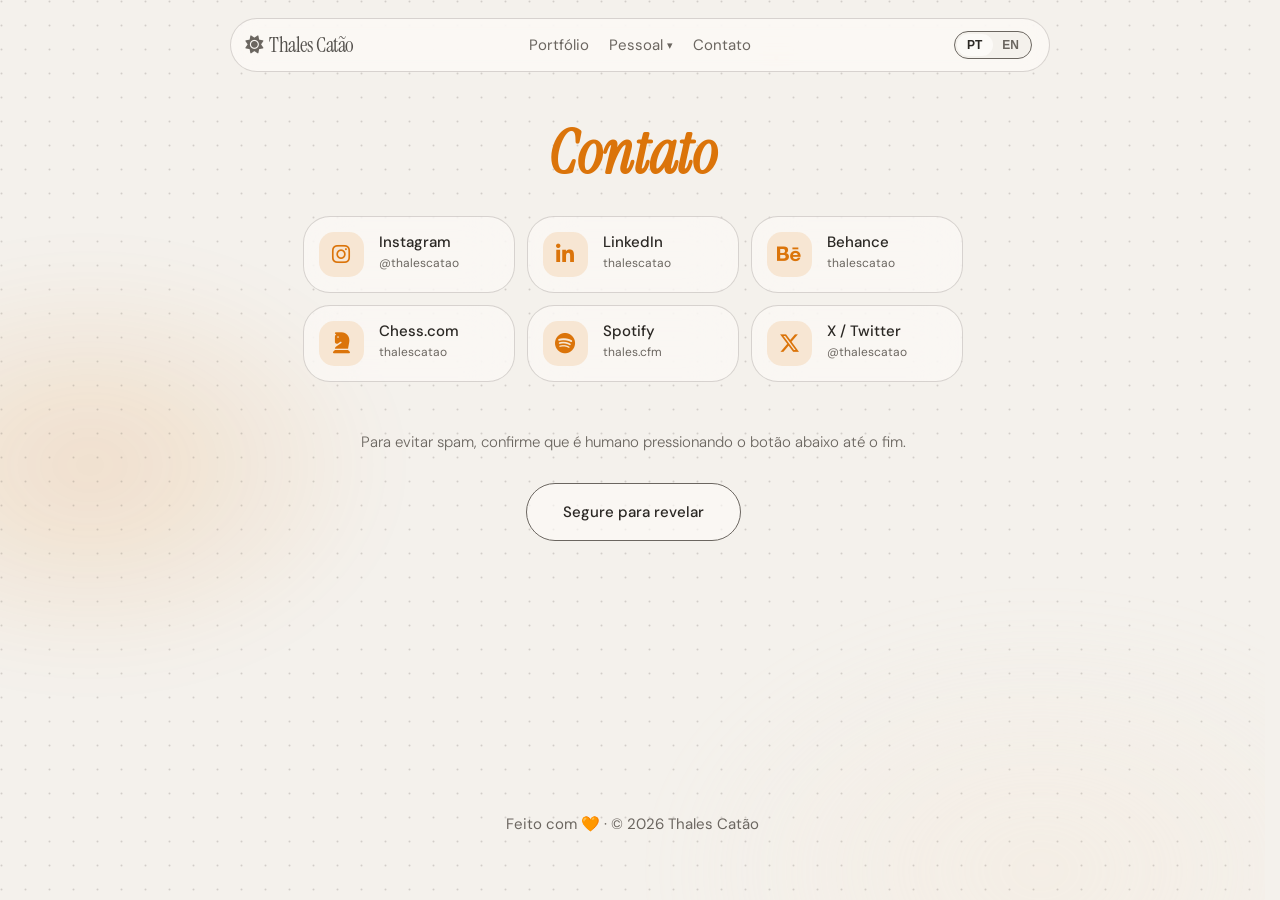
<file: contact/index.html>
<!DOCTYPE html>
<html lang="pt-BR">

<head>
  <script async src="https://www.googletagmanager.com/gtag/js?id=G-N2FXM37GE5"></script>
  <script>
    window.dataLayer = window.dataLayer || [];
    function gtag() { dataLayer.push(arguments); }
    gtag('js', new Date());
    gtag('config', 'G-N2FXM37GE5');
  </script>

  <script type="text/javascript">
    (function (c, l, a, r, i, t, y) {
      c[a] = c[a] || function () { (c[a].q = c[a].q || []).push(arguments) };
      t = l.createElement(r); t.async = 1; t.src = "https://www.clarity.ms/tag/" + i;
      y = l.getElementsByTagName(r)[0]; y.parentNode.insertBefore(t, y);
    })(window, document, "clarity", "script", "wnv4v8innq");
  </script>

  <meta charset="UTF-8" />
  <meta name="google" content="notranslate">
  <meta name="viewport" content="width=device-width, initial-scale=1.0" />
  <meta name="description"
    content="Página de Thales Catão para links de redes sociais e contatos. Se você chegou até aqui, obrigado pelo interesse! Sinta-se à vontade para me seguir nas redes sociais ou entrar em contato diretamente, se for capaz de decifrar o enigma.">
  <meta property="og:type" content="website">
  <meta property="og:url" content="https://thalescatao.github.io/contact/">
  <meta property="og:title" content="Thales Catão | Contact">
  <meta property="og:description"
    content="Página de Thales Catão para links de redes sociais e contatos. Se você chegou até aqui, obrigado pelo interesse! Sinta-se à vontade para me seguir nas redes sociais ou entrar em contato diretamente, se for capaz de decifrar o enigma.">
  <meta property="og:image" content="https://thalescatao.github.io/og.jpg">
  <meta property="og:image:alt" content="Thales Catão | Banner de Apresentação de Projeto e Logotipo">
  <meta property="og:image:width" content="1200">
  <meta property="og:image:height" content="630">
  <meta property="og:image:type" content="image/jpeg">
  <meta name="twitter:site" content="@thalescatao">
  <meta name="twitter:creator" content="@thalescatao">
  <meta name="twitter:card" content="summary_large_image">
  <meta name="twitter:url" content="https://thalescatao.github.io/contact/">
  <meta name="twitter:title" content="Thales Catão | Contact">
  <meta name="twitter:description"
    content="Página de Thales Catão para links de redes sociais e contatos. Se você chegou até aqui, obrigado pelo interesse! Sinta-se à vontade para me seguir nas redes sociais ou entrar em contato diretamente, se for capaz de decifrar o enigma.">
  <meta name="twitter:image" content="https://thalescatao.github.io/og.jpg">
  <meta name="twitter:image:alt" content="Thales Catão | Banner de Apresentação de Projeto e Logotipo">
  <meta name="twitter:image:width" content="1200">
  <meta name="twitter:image:height" content="630">

  <title>Thales Catão | Contact</title>
  <link rel="canonical" href="https://thalescatao.github.io/contact/" />
  <link rel="manifest" href="../manifest.json" />
  <link rel="icon" type="image/svg+xml" sizes="any" href="../favicon/favicon.svg" />
  <link rel="icon" type="image/png" sizes="64x64" href="../favicon/64x64.png" />
  <link rel="icon" type="image/png" sizes="128x128" href="../favicon/128x128.png" />
  <link rel="icon" type="image/png" sizes="192x192" href="../favicon/192x192.png" />
  <link rel="apple-touch-icon" sizes="76x76" href="../favicon/76x76.png" />
  <link rel="apple-touch-icon" sizes="120x120" href="../favicon/120x120.png" />
  <link rel="apple-touch-icon" sizes="152x152" href="../favicon/152x152.png" />
  <link rel="apple-touch-icon" sizes="180x180" href="../favicon/180x180.png" />
  <link rel="preconnect" href="https://fonts.googleapis.com" />
  <link rel="preconnect" href="https://fonts.gstatic.com" crossorigin />
  <link
    href="https://fonts.googleapis.com/css2?family=Instrument+Serif:ital@0;1&family=DM+Sans:wght@300;400;500&display=swap"
    rel="stylesheet" />
  <link rel="stylesheet" href="https://cdnjs.cloudflare.com/ajax/libs/font-awesome/6.5.0/css/all.min.css" />
  <script>
    try {
      var t = localStorage.getItem('siteTheme');
      var base = localStorage.getItem('siteThemeBase');
      var os = window.matchMedia('(prefers-color-scheme: dark)').matches ? 'dark' : 'light';
      if (base && base !== os) {
        localStorage.removeItem('siteTheme');
        localStorage.removeItem('siteThemeBase');
      } else if ((t === 'dark' || t === 'light') && t !== os) {
        document.documentElement.setAttribute('data-theme', t);
      }
    } catch (e) { }
  </script>
  <link rel="stylesheet" href="../global.css" />
  <style>
    main {
      max-width: 720px;
    }

    .social-grid {
      display: grid;
      grid-template-columns: repeat(auto-fill, minmax(180px, 1fr));
      gap: 12px;
      margin-bottom: 45px;
    }

    .social-card {
      display: flex;
      align-items: center;
      gap: 15px;
      background: var(--glass-bg);
      backdrop-filter: var(--glass-blur);
      -webkit-backdrop-filter: var(--glass-blur);
      border: 0.5px solid color-mix(in srgb, var(--muted) 25%, transparent);
      border-radius: var(--nav-half);
      padding: 15px;
      text-decoration: none;
      color: var(--text);
      transition: transform .2s, border-color .2s, background-color .2s;
    }

    .social-card:hover {
      transform: translateY(-3px);
      border-color: var(--accent);
    }

    .social-icon {
      width: 45px;
      height: 45px;
      border-radius: 15px;
      display: flex;
      align-items: center;
      justify-content: center;
      background: var(--accent-lt);
      color: var(--accent);
      font-size: 21px;
      flex-shrink: 0;
    }

    .social-info .name {
      font-size: 15px;
      font-weight: 500;
      line-height: 1.2;
    }

    .social-info .handle {
      font-size: 12px;
      color: var(--muted);
    }

    .verification-section {
      margin-bottom: 24px;
      text-align: center;
    }

    .verification-section>p.intro {
      font-size: 15px;
      color: var(--muted);
      font-weight: 300;
      margin-bottom: 24px;
    }

    .hold-btn {
      position: relative;
      overflow: hidden;
      background: var(--glass-bg);
      backdrop-filter: var(--glass-blur);
      -webkit-backdrop-filter: var(--glass-blur);
      border: 0.5px solid var(--muted);
      color: var(--text);
      padding: 18px 36px;
      border-radius: 999px;
      font-family: var(--font-sans);
      font-size: 15px;
      font-weight: 500;
      cursor: pointer;
      user-select: none;
      outline: none;
      transition: transform 0.2s, background-color 0.2s;
      display: inline-flex;
      align-items: center;
      justify-content: center;
      min-width: 210px;
      -webkit-tap-highlight-color: transparent;
      touch-action: manipulation;
    }

    .hold-btn:active,
    .hold-btn.filling {
      transform: scale(0.97);
      border-color: var(--accent);
    }

    .hold-bg {
      position: absolute;
      top: 0;
      left: 0;
      bottom: 0;
      width: 0%;
      background: var(--accent);
      z-index: 1;
    }

    .hold-text {
      position: relative;
      z-index: 2;
      transition: color 0.2s;
      pointer-events: none;
    }

    .hold-btn.filling .hold-text {
      color: var(--text);
    }

    .hold-btn.success {
      background: var(--accent);
      color: var(--surface);
      border-color: var(--accent);
      cursor: default;
      transform: none;
    }

    .hold-btn.success .hold-text {
      color: var(--surface);
    }

    .hold-btn.success .hold-bg {
      display: none;
    }

    .contact-revealed {
      display: none;
      flex-direction: column;
      gap: 12px;
      margin-top: 12px;
    }

    #dynamic-contacts {
      display: flex;
      flex-direction: column;
      gap: 12px;
    }

    .reveal-card {
      display: flex;
      align-items: center;
      gap: 14px;
      background: color-mix(in srgb, var(--accent-lt) 50%, transparent);
      backdrop-filter: var(--glass-blur);
      -webkit-backdrop-filter: var(--glass-blur);
      border: 0.5px solid var(--accent);
      border-radius: var(--nav-half);
      padding: 18px 22px;
      text-decoration: none;
      color: var(--text);
      transition: transform .2s, border-color .2s, background-color .2s;
    }

    .reveal-card:hover {
      transform: translateY(-3px);
      background: color-mix(in srgb, var(--accent-lt) 75%, transparent);
    }

    @media (prefers-color-scheme: dark) {
      .reveal-card {
        background: color-mix(in srgb, var(--accent-lt) 65%, transparent);
      }

      .reveal-card:hover {
        background: color-mix(in srgb, var(--accent-lt) 80%, transparent);
      }
    }

    html[data-theme="dark"] .reveal-card {
      background: color-mix(in srgb, var(--accent-lt) 65%, transparent);
    }

    html[data-theme="dark"] .reveal-card:hover {
      background: color-mix(in srgb, var(--accent-lt) 80%, transparent);
    }

    html[data-theme="light"] .reveal-card {
      background: color-mix(in srgb, var(--accent-lt) 50%, transparent);
    }

    html[data-theme="light"] .reveal-card:hover {
      background: color-mix(in srgb, var(--accent-lt) 75%, transparent);
    }

    .reveal-card i {
      font-size: 30px;
      margin: 0px 9px 0px 0px;
      color: var(--accent);
    }

    .reveal-card .info .label {
      font-size: 12px;
      color: var(--accent);
      font-weight: 500;
      text-transform: uppercase;
      letter-spacing: .05em;
      text-align: left;
    }

    .reveal-card .info .val {
      font-size: 15px;
      font-weight: 500;
    }

    .success-msg {
      font-size: 14px;
      color: var(--accent);
      font-weight: 500;
      display: flex;
      gap: 8px;
      margin-bottom: 8px;
    }

    .social-grid {
      animation: fadeUp .4s .1s ease both;
    }
  </style>
</head>

<body>

  <div id="site-nav"></div>

  <main>
    <h1 data-k="title"><em>Contato</em></h1>

    <div class="social-grid">
      <a class="social-card" href="https://www.instagram.com/thalescatao/" target="_blank" rel="noopener">
        <div class="social-icon"><i class="fa-brands fa-instagram"></i></div>
        <div class="social-info">
          <div class="name">Instagram</div>
          <div class="handle">@thalescatao</div>
        </div>
      </a>
      <a class="social-card" href="https://www.linkedin.com/in/thalescatao/" target="_blank" rel="noopener">
        <div class="social-icon"><i class="fa-brands fa-linkedin-in"></i></div>
        <div class="social-info">
          <div class="name">LinkedIn</div>
          <div class="handle">thalescatao</div>
        </div>
      </a>
      <a class="social-card" href="https://www.behance.net/thalescatao" target="_blank" rel="noopener">
        <div class="social-icon"><i class="fa-brands fa-behance"></i></div>
        <div class="social-info">
          <div class="name">Behance</div>
          <div class="handle">thalescatao</div>
        </div>
      </a>
      <a class="social-card" href="https://www.chess.com/member/thalescatao" target="_blank" rel="noopener">
        <div class="social-icon"><i class="fa-solid fa-chess-knight"></i></div>
        <div class="social-info">
          <div class="name">Chess.com</div>
          <div class="handle">thalescatao</div>
        </div>
      </a>
      <a class="social-card" href="https://open.spotify.com/user/thales.cfm" target="_blank" rel="noopener">
        <div class="social-icon"><i class="fa-brands fa-spotify"></i></div>
        <div class="social-info">
          <div class="name">Spotify</div>
          <div class="handle">thales.cfm</div>
        </div>
      </a>
      <a class="social-card" href="https://x.com/thalescatao" target="_blank" rel="noopener">
        <div class="social-icon"><i class="fa-brands fa-x-twitter"></i></div>
        <div class="social-info">
          <div class="name">X / Twitter</div>
          <div class="handle">@thalescatao</div>
        </div>
      </a>
    </div>

    <div class="verification-section reveal">
      <p class="intro" data-k="verify.intro">Para evitar spam, confirme que é humano pressionando o botão
        abaixo até o fim.</p>

      <div class="verification-wrap" id="verification-wrap">
        <button class="hold-btn" id="hold-btn">
          <div class="hold-bg" id="hold-bg"></div>
          <span class="hold-text" id="hold-text" data-k="btn.hold">Segure para revelar</span>
        </button>
      </div>

      <div class="contact-revealed" id="contact-revealed">
        <p class="success-msg" id="success-msg" data-k="success.msg"></p>
        <div id="dynamic-contacts"></div>
      </div>
    </div>
  </main>

  <footer><span data-k="footer">Feito com 🧡 · © 2026 Thales Catão</span>
  </footer>

  <script>
    let currentLang = 'pt';
    let isSuccess = false;

    window.pageTranslations = {
      pt: {
        'title': '<em>Contato</em>',
        'verify.intro': 'Para evitar spam, confirme que é humano pressionando o botão abaixo até o fim.',
        'btn.hold': 'Segure para revelar', 'btn.verified': 'Verificado!',
        'success.msg': 'Humano verificado! Aqui estão meus contatos:',
        'label.email': 'E-mail', 'label.whatsapp': 'WhatsApp'
      },
      en: {
        'title': '<em>Contact</em>',
        'verify.intro': 'To prevent spam, confirm humanness by pressing the button below until the end.',
        'btn.hold': 'Hold to reveal', 'btn.verified': 'Verified!',
        'success.msg': 'Human verified! Here is my direct contact info:',
        'label.email': 'Email', 'label.whatsapp': 'WhatsApp'
      }
    };

    window.onLangChange = function (lang) {
      currentLang = lang;
      const holdText = document.getElementById('hold-text');
      if (holdText) {
        holdText.innerHTML = isSuccess
          ? window.pageTranslations[lang]['btn.verified']
          : window.pageTranslations[lang]['btn.hold'];
      }
      if (isSuccess) renderContacts();
    };

    // Encoded Data
    const encEmail = "dGhhbGVzLmNmbUBnbWFpbC5jb20=";
    const encPhoneLink = "NTUzMTk5Njc1MTA3OQ==";
    const encPhoneShow = "KzU1ICgzMSkgOTk2NzUtMTA3OQ==";

    function renderContacts() {
      const container = document.getElementById('dynamic-contacts');
      if (!container) return;
      const decEmail = atob(encEmail);
      const decPhoneLink = atob(encPhoneLink);
      const decPhoneShow = atob(encPhoneShow);
      container.innerHTML = `
    <a class="reveal-card" href="mailto:${decEmail}">
      <i class="fa-solid fa-envelope"></i>
      <div class="info"><div class="label">${window.pageTranslations[currentLang]['label.email']}</div><div class="val">${decEmail}</div></div>
    </a>
    <a class="reveal-card" href="https://api.whatsapp.com/send/?phone=${decPhoneLink}" target="_blank" rel="noopener">
      <i class="fa-brands fa-whatsapp"></i>
      <div class="info"><div class="label">${window.pageTranslations[currentLang]['label.whatsapp']}</div><div class="val">${decPhoneShow}</div></div>
    </a>`;
    }

    // Hold to verify logic
    const holdBtn = document.getElementById('hold-btn');
    const holdBg = document.getElementById('hold-bg');
    const holdText = document.getElementById('hold-text');
    const wrap = document.getElementById('verification-wrap');
    const revealed = document.getElementById('contact-revealed');
    const successMsg = document.getElementById('success-msg');

    let holdTimer;
    let progress = 0;
    let lastTime = 0;

    function startHold(e) {
      if (e.type === 'touchstart') e.preventDefault();
      if (isSuccess) return;
      holdBtn.classList.add('filling');
      lastTime = performance.now();
      if (!holdTimer) holdTimer = requestAnimationFrame(fill);
    }

    function fill(time) {
      if (!holdBtn.classList.contains('filling')) { holdTimer = null; return; }
      let deltaTime = time - lastTime;
      lastTime = time;
      progress += deltaTime * 0.0167;
      if (progress >= 100) {
        progress = 100;
        if (holdBg) holdBg.style.width = '100%';
        success();
        holdTimer = null;
        return;
      }
      if (holdBg) holdBg.style.width = progress + '%';
      holdTimer = requestAnimationFrame(fill);
    }

    function stopHold() {
      if (isSuccess) return;
      holdBtn.classList.remove('filling');
      progress = 0;
      if (holdBg) holdBg.style.width = '0%';
    }

    function success() {
      isSuccess = true;
      holdBtn.classList.remove('filling');
      holdBtn.classList.add('success');
      if (holdText) holdText.innerHTML = window.pageTranslations[currentLang]['btn.verified'];
      setTimeout(() => {
        if (wrap) wrap.style.display = 'none';
        if (revealed) {
          if (successMsg) successMsg.innerHTML = window.pageTranslations[currentLang]['success.msg'];
          renderContacts();
          revealed.style.display = 'flex';
        }
      }, 400);
    }

    if (holdBtn) {
      holdBtn.addEventListener('mousedown', startHold);
      holdBtn.addEventListener('touchstart', startHold, { passive: false });
    }
    window.addEventListener('mouseup', stopHold);
    window.addEventListener('touchend', stopHold);
    window.addEventListener('touchcancel', stopHold);
    window.addEventListener('mouseleave', stopHold);
  </script>
  <script src="../nav.js"></script>
</body>

</html>
</file>
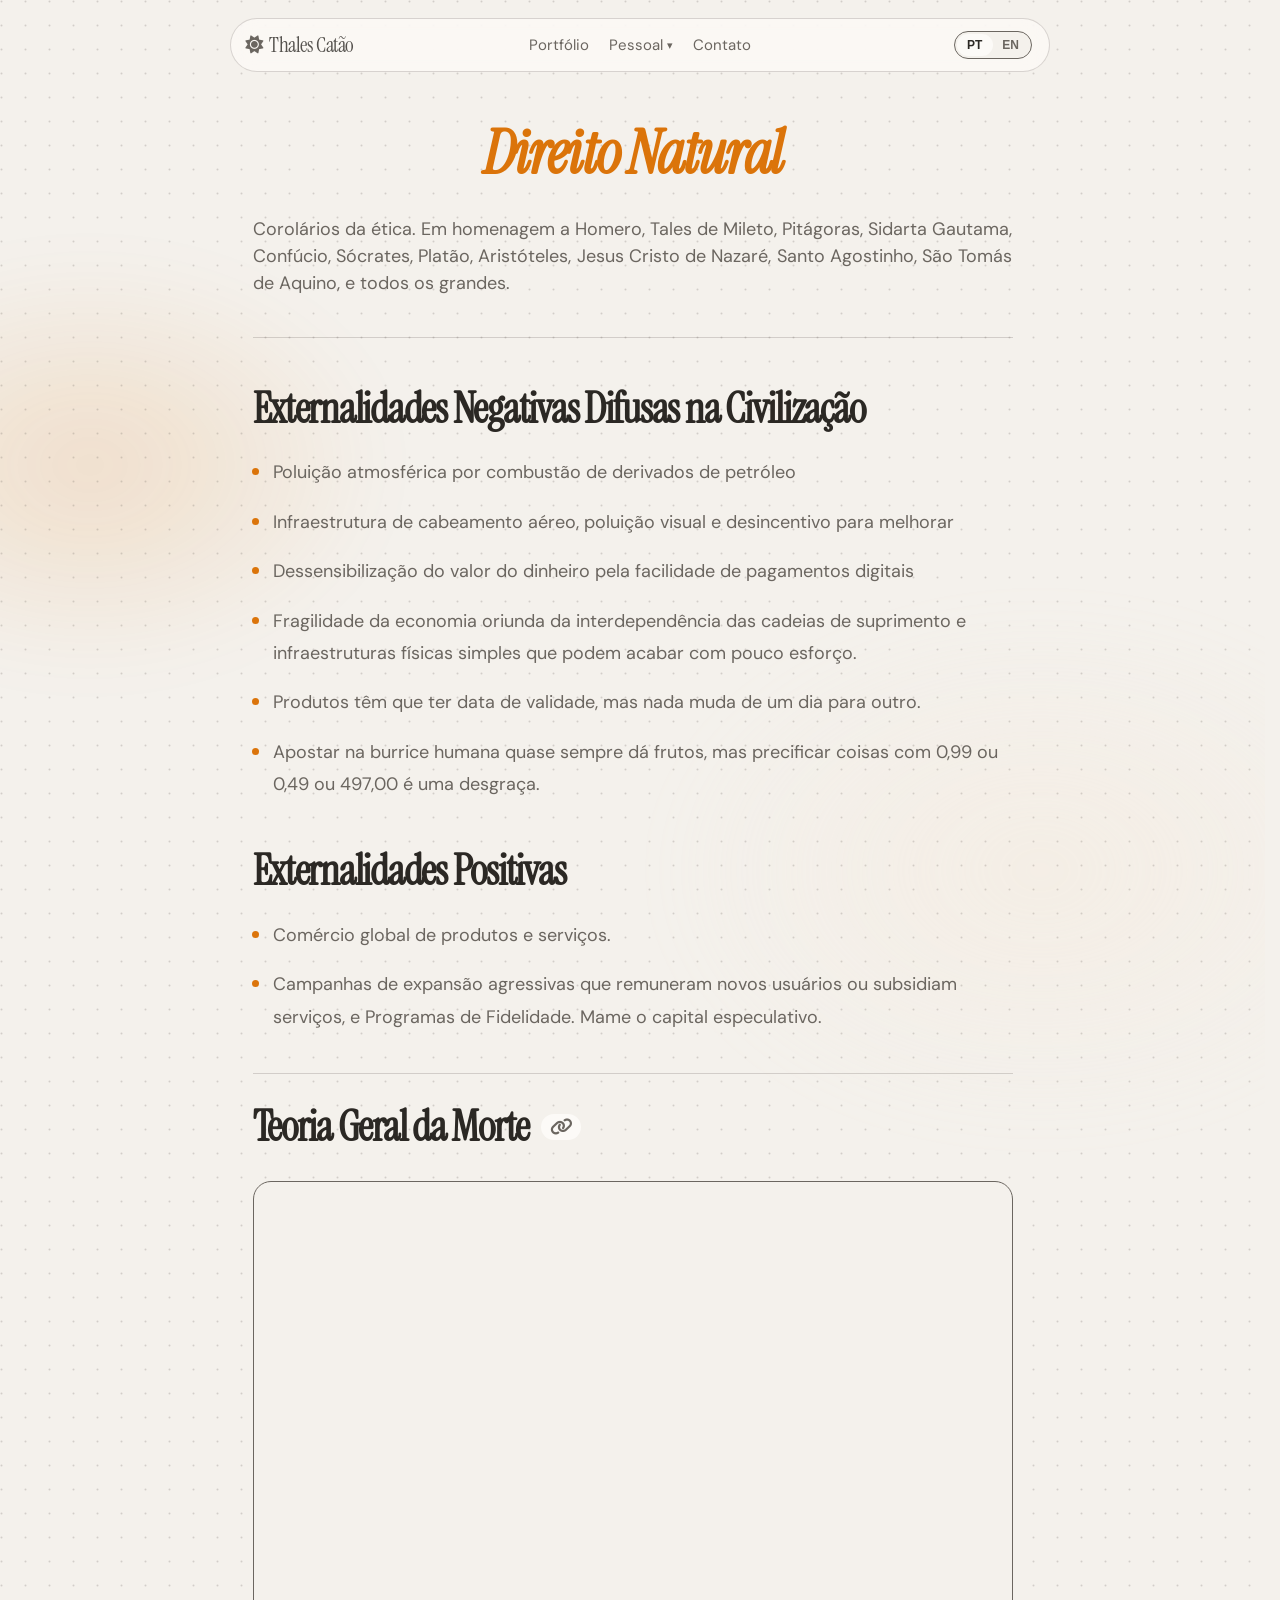
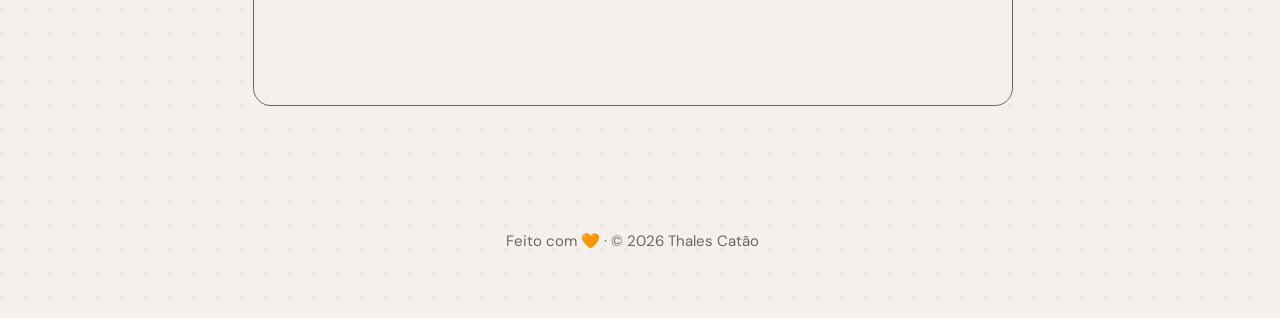
<file: law/index.html>
<!DOCTYPE html>
<html lang="pt-BR">

<head>
  <script async src="https://www.googletagmanager.com/gtag/js?id=G-N2FXM37GE5"></script>
  <script>
    window.dataLayer = window.dataLayer || [];
    function gtag() { dataLayer.push(arguments); }
    gtag('js', new Date());
    gtag('config', 'G-N2FXM37GE5');
  </script>

  <script type="text/javascript">
    (function (c, l, a, r, i, t, y) {
      c[a] = c[a] || function () { (c[a].q = c[a].q || []).push(arguments) };
      t = l.createElement(r); t.async = 1; t.src = "https://www.clarity.ms/tag/" + i;
      y = l.getElementsByTagName(r)[0]; y.parentNode.insertBefore(t, y);
    })(window, document, "clarity", "script", "wnv4v8innq");
  </script>

  <meta charset="UTF-8" />
  <meta name="google" content="notranslate">
  <meta name="viewport" content="width=device-width, initial-scale=1.0" />
  <meta name="description"
    content="Página Pessoal de Thales Catão com conteúdo sobre Direito Natural, ética católica apostólica romana, Rothbard-Mises-Hayek-Kogosiana e a Teoria Geral da Morte. Um abraço ao Renato Trezoitão e ao professor Guilherme Freire, e a todos os grandes mestres da história do pensamento." />
  <meta property="og:type" content="website">
  <meta property="og:url" content="https://thalescatao.github.io/law/">
  <meta property="og:title" content="Thales Catão | Law">
  <meta property="og:description"
    content="Página Pessoal de Thales Catão com conteúdo sobre Direito Natural, ética católica apostólica romana, Rothbard-Mises-Hayek-Kogosiana e a Teoria Geral da Morte. Um abraço ao Renato Trezoitão e ao professor Guilherme Freire, e a todos os grandes mestres da história do pensamento.">
  <meta property="og:image" content="https://thalescatao.github.io/og.jpg">
  <meta property="og:image:alt" content="Thales Catão | Banner de Apresentação de Projeto e Logotipo">
  <meta property="og:image:width" content="1200">
  <meta property="og:image:height" content="630">
  <meta property="og:image:type" content="image/jpeg">
  <meta name="twitter:site" content="@thalescatao">
  <meta name="twitter:creator" content="@thalescatao">
  <meta name="twitter:card" content="summary_large_image">
  <meta name="twitter:url" content="https://thalescatao.github.io/law/">
  <meta name="twitter:title" content="Thales Catão | Law">
  <meta name="twitter:description"
    content="Página Pessoal de Thales Catão com conteúdo sobre Direito Natural, ética católica apostólica romana, Rothbard-Mises-Hayek-Kogosiana e a Teoria Geral da Morte. Um abraço ao Renato Trezoitão e ao professor Guilherme Freire, e a todos os grandes mestres da história do pensamento.">
  <meta name="twitter:image" content="https://thalescatao.github.io/og.jpg">
  <meta name="twitter:image:alt" content="Thales Catão | Banner de Apresentação de Projeto e Logotipo">
  <meta name="twitter:image:width" content="1200">
  <meta name="twitter:image:height" content="630">

  <title>Thales Catão | Law</title>
  <link rel="canonical" href="https://thalescatao.github.io/law/" />
  <link rel="manifest" href="../manifest.json" />
  <link rel="icon" type="image/svg+xml" sizes="any" href="../favicon/favicon.svg" />
  <link rel="icon" type="image/png" sizes="64x64" href="../favicon/64x64.png" />
  <link rel="icon" type="image/png" sizes="128x128" href="../favicon/128x128.png" />
  <link rel="icon" type="image/png" sizes="192x192" href="../favicon/192x192.png" />
  <link rel="apple-touch-icon" sizes="76x76" href="../favicon/76x76.png" />
  <link rel="apple-touch-icon" sizes="120x120" href="../favicon/120x120.png" />
  <link rel="apple-touch-icon" sizes="152x152" href="../favicon/152x152.png" />
  <link rel="apple-touch-icon" sizes="180x180" href="../favicon/180x180.png" />
  <link rel="preconnect" href="https://fonts.googleapis.com" />
  <link rel="preconnect" href="https://fonts.gstatic.com" crossorigin />
  <link
    href="https://fonts.googleapis.com/css2?family=Instrument+Serif:ital@0;1&family=DM+Sans:wght@300;400;500&display=swap"
    rel="stylesheet" />
  <link rel="stylesheet" href="https://cdnjs.cloudflare.com/ajax/libs/font-awesome/6.5.0/css/all.min.css" />
  <script>
    try {
      var t = localStorage.getItem('siteTheme');
      var base = localStorage.getItem('siteThemeBase');
      var os = window.matchMedia('(prefers-color-scheme: dark)').matches ? 'dark' : 'light';
      if (base && base !== os) {
        localStorage.removeItem('siteTheme');
        localStorage.removeItem('siteThemeBase');
      } else if ((t === 'dark' || t === 'light') && t !== os) {
        document.documentElement.setAttribute('data-theme', t);
      }
    } catch (e) { }
  </script>
  <link rel="stylesheet" href="../global.css" />
  <style>
    main {
      max-width: 820px;
    }

    h1 {
      letter-spacing: -0.03em;
    }

    .doc-heading {
      display: flex;
      align-items: center;
      justify-content: flex-start;
      width: 110%;
      gap: 12px;
      flex-wrap: nowrap;
      margin-bottom: 32px;
    }

    .doc-heading h2 {
      margin-bottom: 0;
    }

    .source-pill {
      background: var(--surface);
      color: var(--muted);
    }

    .source-pill:hover {
      background: color-mix(in srgb, var(--text) 20%, var(--surface));
    }

    .doc-container {
      height: 525px;
    }

    html[data-theme="light"] .doc-container iframe {
      filter: none;
    }

    html[data-theme="dark"] .doc-container iframe {
      filter: invert(0.9) hue-rotate(180deg);
    }

    @media(prefers-color-scheme:dark) {
      .doc-container iframe {
        filter: invert(0.9) hue-rotate(180deg);
      }
    }

    .law-section {
      margin-top: 40px;
      margin-bottom: 40px;
      animation: fadeUp .4s ease both;
    }

    .law-section h2 {
      margin-top: 48px;
      margin-bottom: 20px;
    }

    .law-list {
      list-style-type: disc;
      padding-left: 20px;
      margin-bottom: 32px;
    }

    .law-list li {
      margin-bottom: 12px;
      font-family: var(--font-sans);
      color: var(--muted);
      font-size: 18px;
      line-height: 1.8;
    }

    .law-list li::marker {
      color: var(--accent);
      font-size: 1.25em;
    }
  </style>
</head>

<body>

  <div id="site-nav"></div>

  <main>
    <header class="page-header">
      <h1><em data-k="title">Direito Natural</em></h1>
      <p class="page-intro" data-k="intro">Corolários da ética. Em homenagem a Homero, Tales de Mileto, Pitágoras,
        Siddhartha Gautama, Confúcio, Sócrates, Platão, Aristóteles, Jesus Cristo de Nazaré, Santo Agostinho, São Tomás
        de Aquino, e todos os grandes.
      </p>
    </header>

    <hr />

    <section class="law-section">
      <h2 data-k="ext.neg.title">Externalidades Negativas Difusas na Civilização</h2>
      <ul class="law-list">
        <li data-k="ext.neg.item1">Poluição atmosférica por combustão de derivados de petróleo</li>
        <li data-k="ext.neg.item2">Infraestrutura de cabeamento aéreo, poluição visual e desincentivo para melhorar</li>
        <li data-k="ext.neg.item3">Dessensibilização do valor do dinheiro pela facilidade de pagamentos digitais</li>
        <li data-k="ext.neg.item4">Fragilidade da economia oriunda da interdependência das cadeias de suprimento e
          infraestruturas físicas simples que podem acabar com pouco esforço.</li>
        <li data-k="ext.neg.item5">Produtos têm que ter data de validade, mas nada muda de um dia para outro.</li>
        <li data-k="ext.neg.item6">Apostar na burrice humana quase sempre dá frutos, mas precificar coisas com 0,99 ou
          0,49 ou 497,00 é uma desgraça.</li>
      </ul>

      <h2 data-k="ext.pos.title">Externalidades Positivas</h2>
      <ul class="law-list">
        <li data-k="ext.pos.item1">Comércio global de produtos e serviços.</li>
        <li data-k="ext.pos.item2">Campanhas de expansão agressivas que remuneram novos usuários ou subsidiam serviços,
          e Programas de Fidelidade. Mame o capital especulativo.</li>
      </ul>
    </section>

    <hr />

    <div class="doc-heading">
      <h2 data-k="headline.death">Teoria Geral da Morte</h2>
      <a class="source-pill"
        href="https://docs.google.com/spreadsheets/d/17zLNuPOQivN2YDE8V33kUCuHmZRWV0gzCuFk6WW9W_A/view" target="_blank"
        rel="noopener" aria-label="Abrir planilha Teoria Geral da Morte">
        <i class="fa-solid fa-link" aria-hidden="true"></i>
      </a>
    </div>

    <div class="doc-container">
      <div class="iframe-spinner">
        <div class="s-spinner"></div>
      </div>
      <iframe src="https://docs.google.com/spreadsheets/d/17zLNuPOQivN2YDE8V33kUCuHmZRWV0gzCuFk6WW9W_A/preview"
        onload="this.previousElementSibling.classList.add('loaded')"></iframe>
    </div>
  </main>

  <footer><span data-k="footer">Feito com 🧡 · © 2026 Thales Catão</span></footer>

  <script>
    window.pageTranslations = {
      pt: {
        'title': 'Direito Natural',
        'intro': 'Corolários da ética. Em homenagem a Homero, Tales de Mileto, Pitágoras, Sidarta Gautama, Confúcio, Sócrates, Platão, Aristóteles, Jesus Cristo de Nazaré, Santo Agostinho, São Tomás de Aquino, e todos os grandes.',
        'headline.death': 'Teoria Geral da Morte',
        'ext.neg.title': 'Externalidades Negativas Difusas na Civilização',
        'ext.neg.item1': 'Poluição atmosférica por combustão de derivados de petróleo',
        'ext.neg.item2': 'Infraestrutura de cabeamento aéreo, poluição visual e desincentivo para melhorar',
        'ext.neg.item3': 'Dessensibilização do valor do dinheiro pela facilidade de pagamentos digitais',
        'ext.neg.item4': 'Fragilidade da economia oriunda da interdependência das cadeias de suprimento e infraestruturas físicas simples que podem acabar com pouco esforço.',
        'ext.neg.item5': 'Produtos têm que ter data de validade, mas nada muda de um dia para outro.',
        'ext.neg.item6': 'Apostar na burrice humana quase sempre dá frutos, mas precificar coisas com 0,99 ou 0,49 ou 497,00 é uma desgraça.',
        'ext.pos.title': 'Externalidades Positivas',
        'ext.pos.item1': 'Comércio global de produtos e serviços.',
        'ext.pos.item2': 'Campanhas de expansão agressivas que remuneram novos usuários ou subsidiam serviços, e Programas de Fidelidade. Mame o capital especulativo.',
      },
      en: {
        'title': 'Natural Law',
        'intro': 'Corollaries of ethics. In honor of Homer, Thales of Miletus, Pythagoras, Siddhartha Gautama, Confucius, Socrates, Plato, Aristotle, Jesus Christ of Nazareth, Saint Augustine, Saint Thomas Aquinas, and all the greats.',
        'headline.death': 'Theory of Death',
        'ext.neg.title': 'Negative Externalities Diffused in Civilization',
        'ext.neg.item1': 'Atmospheric pollution from the combustion of petroleum derivatives',
        'ext.neg.item2': 'Overhead cabling infrastructure, visual pollution, and a lack of incentive to improve',
        'ext.neg.item3': 'Desensitization of the value of money due to the ease of digital payments',
        'ext.neg.item4': 'Economic fragility stemming from the interdependence of supply chains and simple physical infrastructures that can be disrupted with minimal effort.',
        'ext.neg.item5': 'Products have to have expiration dates, but nothing changes from one day to the next.',
        'ext.neg.item6': 'Betting on human stupidity almost always pays off, but pricing things at 0.99 or 0.49 or 497.00 is a disgrace.',
        'ext.pos.title': 'Positive Externalities',
        'ext.pos.item1': 'Global trade of products and services.',
        'ext.pos.item2': 'Aggressive expansion campaigns that reward new users or subsidize services, and loyalty programs. Profit off speculative capital.',
      }
    };
  </script>
  <script src="../nav.js"></script>
</body>

</html>
</file>
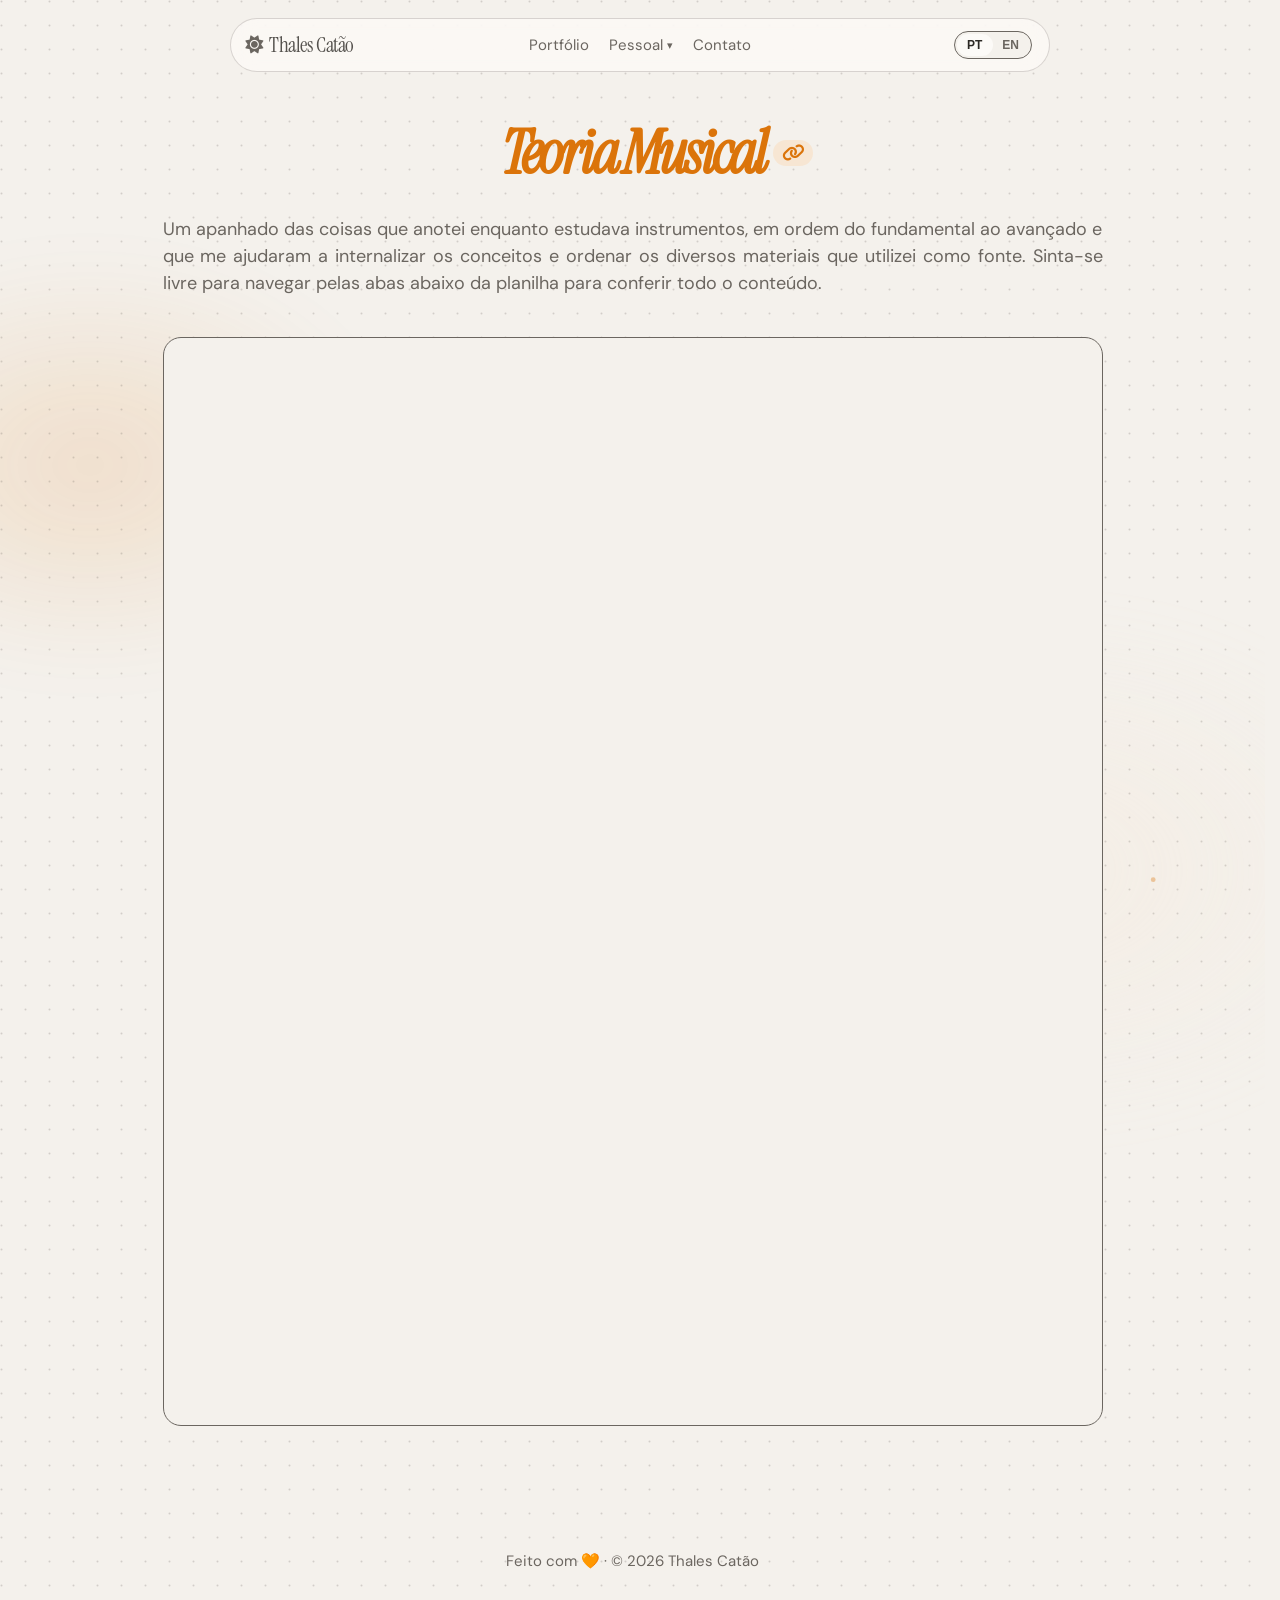
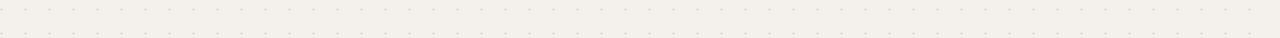
<file: music-theory/index.html>
<!DOCTYPE html>
<html lang="pt-BR">

<head>
  <script async src="https://www.googletagmanager.com/gtag/js?id=G-N2FXM37GE5"></script>
  <script>
    window.dataLayer = window.dataLayer || [];
    function gtag() { dataLayer.push(arguments); }
    gtag('js', new Date());
    gtag('config', 'G-N2FXM37GE5');
  </script>

  <script type="text/javascript">
    (function (c, l, a, r, i, t, y) {
      c[a] = c[a] || function () { (c[a].q = c[a].q || []).push(arguments) };
      t = l.createElement(r); t.async = 1; t.src = "https://www.clarity.ms/tag/" + i;
      y = l.getElementsByTagName(r)[0]; y.parentNode.insertBefore(t, y);
    })(window, document, "clarity", "script", "wnv4v8innq");
  </script>

  <meta charset="UTF-8" />
  <meta name="google" content="notranslate">
  <meta name="viewport" content="width=device-width, initial-scale=1.0" />
  <meta name="description"
    content="Página Pessoal de Thales Catão com conteúdo sobre teoria musical. Notas, frequência, comprimento de onda, amplitude, escalas, melodia, ritmo, campo harmônico, instrumentos, etc...">
  <meta property="og:type" content="website">
  <meta property="og:url" content="https://thalescatao.github.io/music-theory/">
  <meta property="og:title" content="Thales Catão | Music">
  <meta property="og:description"
    content="Página Pessoal de Thales Catão com conteúdo sobre teoria musical. Notas, frequência, comprimento de onda, amplitude, escalas, melodia, ritmo, campo harmônico, instrumentos, etc...">
  <meta property="og:image" content="https://thalescatao.github.io/og.jpg">
  <meta property="og:image:alt" content="Thales Catão | Banner de Apresentação de Projeto e Logotipo">
  <meta property="og:image:width" content="1200">
  <meta property="og:image:height" content="630">
  <meta property="og:image:type" content="image/jpeg">
  <meta name="twitter:site" content="@thalescatao">
  <meta name="twitter:creator" content="@thalescatao">
  <meta name="twitter:card" content="summary_large_image">
  <meta name="twitter:url" content="https://thalescatao.github.io/music-theory/">
  <meta name="twitter:title" content="Thales Catão | Music">
  <meta name="twitter:description"
    content="Página Pessoal de Thales Catão com conteúdo sobre teoria musical. Notas, frequência, comprimento de onda, amplitude, escalas, melodia, ritmo, campo harmônico, instrumentos, etc...">
  <meta name="twitter:image" content="https://thalescatao.github.io/og.jpg">
  <meta name="twitter:image:alt" content="Thales Catão | Banner de Apresentação de Projeto e Logotipo">
  <meta name="twitter:image:width" content="1200">
  <meta name="twitter:image:height" content="630">

  <title>Thales Catão | Music</title>
  <link rel="canonical" href="https://thalescatao.github.io/music-theory/" />
  <link rel="manifest" href="../manifest.json" />
  <link rel="icon" type="image/svg+xml" sizes="any" href="../favicon/favicon.svg" />
  <link rel="icon" type="image/png" sizes="64x64" href="../favicon/64x64.png" />
  <link rel="icon" type="image/png" sizes="128x128" href="../favicon/128x128.png" />
  <link rel="icon" type="image/png" sizes="192x192" href="../favicon/192x192.png" />
  <link rel="apple-touch-icon" sizes="76x76" href="../favicon/76x76.png" />
  <link rel="apple-touch-icon" sizes="120x120" href="../favicon/120x120.png" />
  <link rel="apple-touch-icon" sizes="152x152" href="../favicon/152x152.png" />
  <link rel="apple-touch-icon" sizes="180x180" href="../favicon/180x180.png" />
  <link rel="preconnect" href="https://fonts.googleapis.com" />
  <link rel="preconnect" href="https://fonts.gstatic.com" crossorigin />
  <link
    href="https://fonts.googleapis.com/css2?family=Instrument+Serif:ital@0;1&family=DM+Sans:wght@300;400;500&display=swap"
    rel="stylesheet" />
  <link rel="stylesheet" href="https://cdnjs.cloudflare.com/ajax/libs/font-awesome/6.5.0/css/all.min.css" />
  <script>
    try {
      var t = localStorage.getItem('siteTheme');
      var base = localStorage.getItem('siteThemeBase');
      var os = window.matchMedia('(prefers-color-scheme: dark)').matches ? 'dark' : 'light';
      if (base && base !== os) {
        localStorage.removeItem('siteTheme');
        localStorage.removeItem('siteThemeBase');
      } else if ((t === 'dark' || t === 'light') && t !== os) {
        document.documentElement.setAttribute('data-theme', t);
      }
    } catch (e) { }
  </script>
  <link rel="stylesheet" href="../global.css" />
  <style>
    main {
      max-width: 1000px;
    }

    .title-row h1 {
      letter-spacing: -0.06em;
    }

    .title-row .source-pill {
      margin-left: 9px;
      letter-spacing: normal;
    }

    .sheet-container {
      height: 1089px;
    }

    @media(max-width:650px) {
      .sheet-container {
        height: 1089px;
      }
    }
  </style>
</head>

<body>

  <div id="site-nav"></div>

  <main>
    <header class="page-header">
      <div class="title-row">
        <h1>
          <em data-k="title">Teoria Musical</em>
          <a class="source-pill"
            href="https://docs.google.com/spreadsheets/d/1CzRrusxXYMZiGjtYx3WwloPuRZQu9sYEwFR0oKAREIc/view"
            target="_blank" rel="noopener" aria-label="Abrir planilha de teoria musical">
            <i class="fa-solid fa-link" aria-hidden="true"></i>
          </a>
        </h1>
      </div>
      <p class="page-intro" data-k="intro">Um apanhado das coisas que anotei enquanto estudava instrumentos, em ordem
        do fundamental ao avançado e que me ajudaram a internalizar os conceitos e ordenar os diversos materiais que
        utilizei como fonte. Sinta-se livre para navegar pelas abas abaixo da planilha para conferir todo o conteúdo.
      </p>
    </header>
    <div class="sheet-container">
      <div class="iframe-spinner">
        <div class="s-spinner"></div>
      </div>
      <iframe src="https://docs.google.com/spreadsheets/d/1CzRrusxXYMZiGjtYx3WwloPuRZQu9sYEwFR0oKAREIc/preview"
        onload="this.previousElementSibling.classList.add('loaded')"></iframe>
    </div>
  </main>

  <footer><span data-k="footer">Feito com 🧡 · © 2026 Thales Catão</span></footer>

  <script>
    window.pageTranslations = {
      pt: {
        'title': 'Teoria Musical',
        'intro': 'Um apanhado das coisas que anotei enquanto estudava instrumentos, em ordem do fundamental ao avançado e que me ajudaram a internalizar os conceitos e ordenar os diversos materiais que utilizei como fonte. Sinta-se livre para navegar pelas abas abaixo da planilha para conferir todo o conteúdo.'
      },
      en: {
        'title': 'Music Theory',
        'intro': 'A compilation of things I noted while studying instruments, ordered from basic to advanced. This helped me internalize concepts and bring order to the many materials I used as reference. Feel free to browse through the tabs below the sheet to check out all the content.'
      }
    };
  </script>
  <script src="../nav.js"></script>
</body>

</html>
</file>
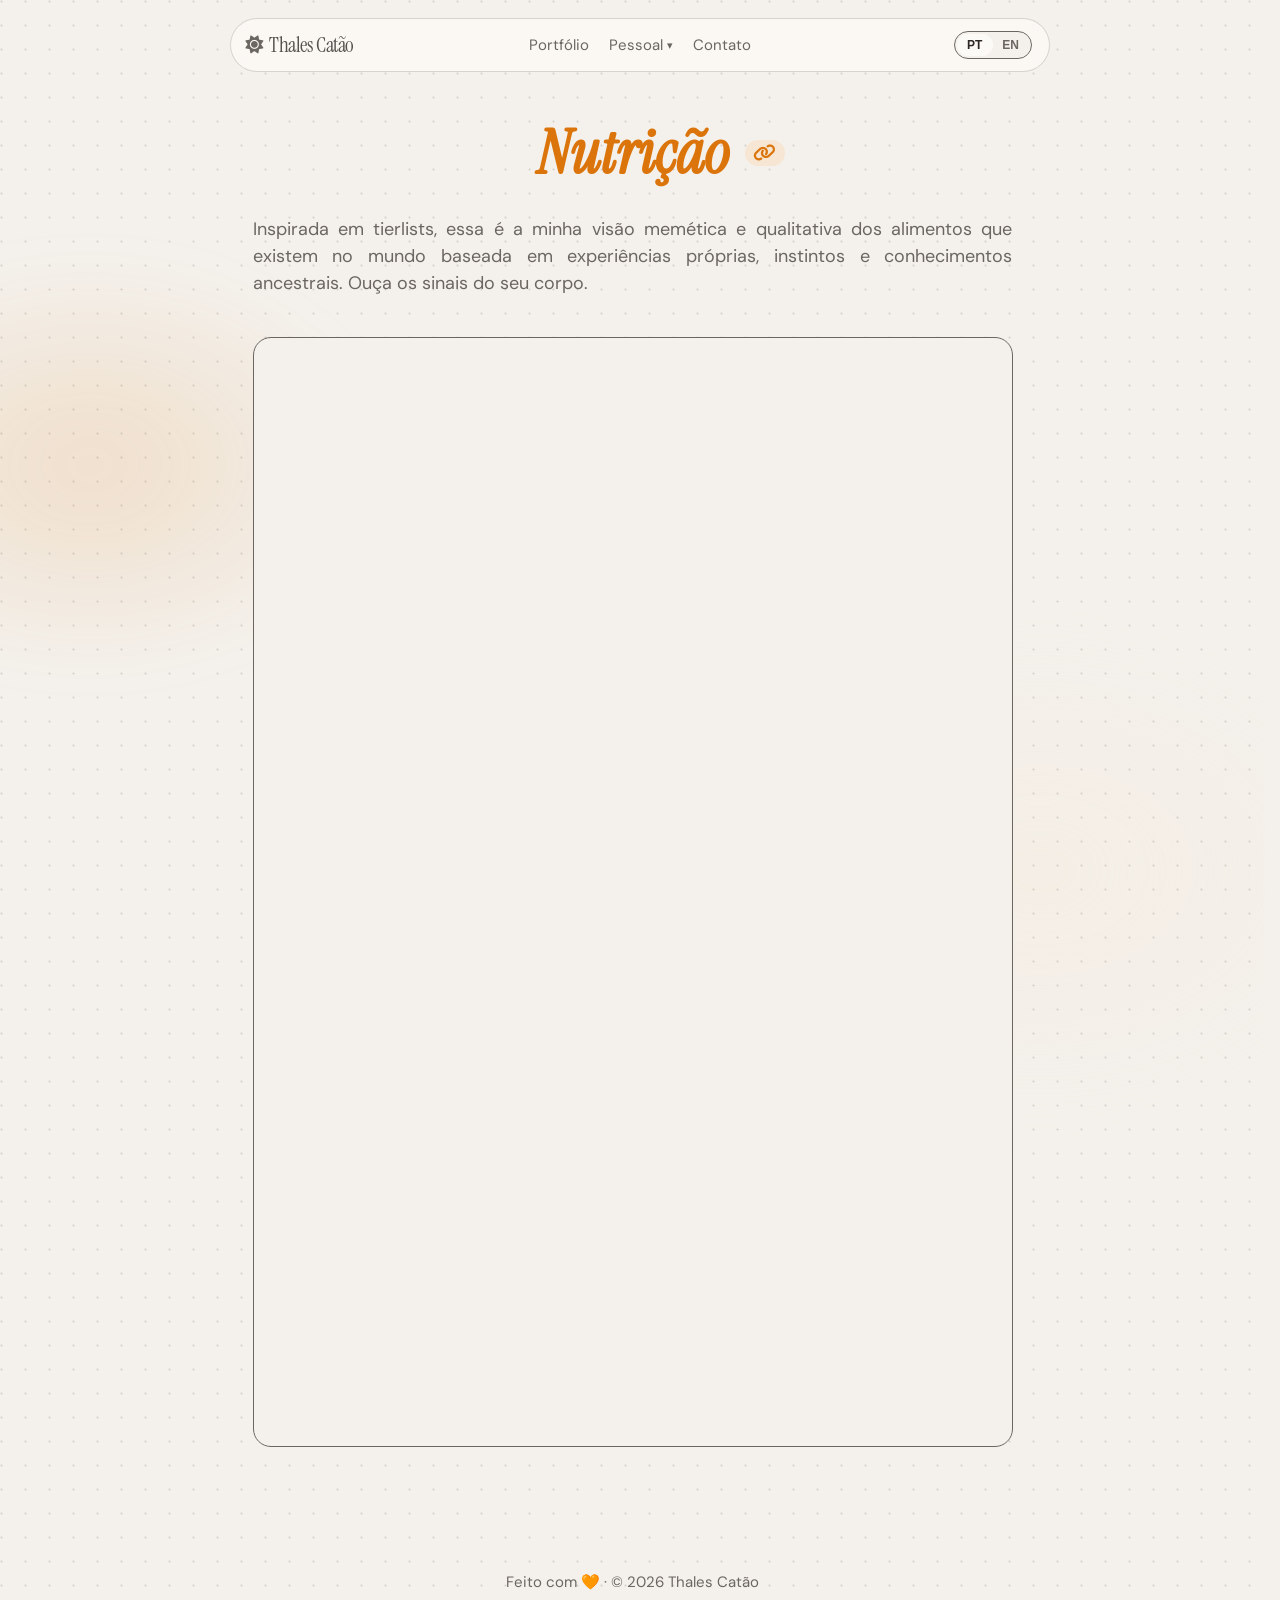
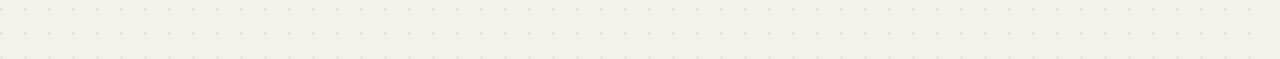
<file: nutrition/index.html>
<!DOCTYPE html>
<html lang="pt-BR">

<head>
  <script async src="https://www.googletagmanager.com/gtag/js?id=G-N2FXM37GE5"></script>
  <script>
    window.dataLayer = window.dataLayer || [];
    function gtag() { dataLayer.push(arguments); }
    gtag('js', new Date());
    gtag('config', 'G-N2FXM37GE5');
  </script>

  <script type="text/javascript">
    (function (c, l, a, r, i, t, y) {
      c[a] = c[a] || function () { (c[a].q = c[a].q || []).push(arguments) };
      t = l.createElement(r); t.async = 1; t.src = "https://www.clarity.ms/tag/" + i;
      y = l.getElementsByTagName(r)[0]; y.parentNode.insertBefore(t, y);
    })(window, document, "clarity", "script", "wnv4v8innq");
  </script>

  <meta charset="UTF-8" />
  <meta name="google" content="notranslate">
  <meta name="viewport" content="width=device-width, initial-scale=1.0" />
  <meta name="description"
    content="Página Pessoal de Thales Catão com conteúdo sobre nutrição. Abordagem ancestral: low-carb, cetogênica, carnívora. Hunter-gatherer. Dieta de cura. Preparos tradicionais">
  <meta property="og:type" content="website">
  <meta property="og:url" content="https://thalescatao.github.io/nutrition/">
  <meta property="og:title" content="Thales Catão | Nutrition">
  <meta property="og:description"
    content="Página Pessoal de Thales Catão com conteúdo sobre nutrição. Abordagem ancestral: low-carb, cetogênica, carnívora. Hunter-gatherer. Dieta de cura. Preparos tradicionais">
  <meta property="og:image" content="https://thalescatao.github.io/og.jpg">
  <meta property="og:image:alt" content="Thales Catão | Banner de Apresentação de Projeto e Logotipo">
  <meta property="og:image:width" content="1200">
  <meta property="og:image:height" content="630">
  <meta property="og:image:type" content="image/jpeg">
  <meta name="twitter:site" content="@thalescatao">
  <meta name="twitter:creator" content="@thalescatao">
  <meta name="twitter:card" content="summary_large_image">
  <meta name="twitter:url" content="https://thalescatao.github.io/nutrition/">
  <meta name="twitter:title" content="Thales Catão | Nutrition">
  <meta name="twitter:description"
    content="Página Pessoal de Thales Catão com conteúdo sobre nutrição. Abordagem ancestral: low-carb, cetogênica, carnívora. Hunter-gatherer. Dieta de cura. Preparos tradicionais">
  <meta name="twitter:image" content="https://thalescatao.github.io/og.jpg">
  <meta name="twitter:image:alt" content="Thales Catão | Banner de Apresentação de Projeto e Logotipo">
  <meta name="twitter:image:width" content="1200">
  <meta name="twitter:image:height" content="630">

  <title>Thales Catão | Nutrition</title>
  <link rel="canonical" href="https://thalescatao.github.io/nutrition/" />
  <link rel="manifest" href="../manifest.json" />
  <link rel="icon" type="image/svg+xml" sizes="any" href="../favicon/favicon.svg" />
  <link rel="icon" type="image/png" sizes="64x64" href="../favicon/64x64.png" />
  <link rel="icon" type="image/png" sizes="128x128" href="../favicon/128x128.png" />
  <link rel="icon" type="image/png" sizes="192x192" href="../favicon/192x192.png" />
  <link rel="apple-touch-icon" sizes="76x76" href="../favicon/76x76.png" />
  <link rel="apple-touch-icon" sizes="120x120" href="../favicon/120x120.png" />
  <link rel="apple-touch-icon" sizes="152x152" href="../favicon/152x152.png" />
  <link rel="apple-touch-icon" sizes="180x180" href="../favicon/180x180.png" />
  <link rel="preconnect" href="https://fonts.googleapis.com" />
  <link rel="preconnect" href="https://fonts.gstatic.com" crossorigin />
  <link
    href="https://fonts.googleapis.com/css2?family=Instrument+Serif:ital@0;1&family=DM+Sans:wght@300;400;500&display=swap"
    rel="stylesheet" />
  <link rel="stylesheet" href="https://cdnjs.cloudflare.com/ajax/libs/font-awesome/6.5.0/css/all.min.css" />
  <script>
    try {
      var t = localStorage.getItem('siteTheme');
      var base = localStorage.getItem('siteThemeBase');
      var os = window.matchMedia('(prefers-color-scheme: dark)').matches ? 'dark' : 'light';
      if (base && base !== os) {
        localStorage.removeItem('siteTheme');
        localStorage.removeItem('siteThemeBase');
      } else if ((t === 'dark' || t === 'light') && t !== os) {
        document.documentElement.setAttribute('data-theme', t);
      }
    } catch (e) { }
  </script>
  <link rel="stylesheet" href="../global.css" />
  <style>
    main {
      max-width: 820px;
    }

    .doc-container {
      height: 1110px;
    }

    html[data-theme="light"] .doc-container iframe {
      filter: none;
    }

    html[data-theme="dark"] .doc-container iframe {
      filter: invert(0.9) hue-rotate(180deg);
    }

    @media(prefers-color-scheme:dark) {
      .doc-container iframe {
        filter: invert(0.9) hue-rotate(180deg);
      }
    }

    @media(max-width:801px) {
      .doc-container {
        height: clamp(1140px, calc(1259.55px - 14.925vw), 1170px);
      }
    }

    @media(max-width:600px) {
      .doc-container {
        height: clamp(1170px, calc(1570px - 66.667vw), 1230px);
      }
    }

    @media(max-width:510px) {
      .doc-container {
        height: clamp(1230px, calc(2760px - 300vw), 1320px);
      }
    }

    @media(max-width:480px) {
      .doc-container {
        height: clamp(1320px, calc(1800px - 100vw), 1350px);
      }
    }

    @media(max-width:450px) {
      .doc-container {
        height: clamp(1350px, calc(2700px - 300vw), 1440px);
      }
    }

    @media(max-width:420px) {
      .doc-container {
        height: clamp(1440px, calc(2409.23px - 230.769vw), 1530px);
      }
    }
  </style>
</head>

<body>

  <div id="site-nav"></div>

  <main>
    <header class="page-header">
      <div class="title-row">
        <h1>
          <em data-k="title">Nutrição</em>
          <a class="source-pill"
            href="https://docs.google.com/document/d/15QmLIPPon85_db8sB0c133h01lGBJqPkz4gpwd3MQAc/view" target="_blank"
            rel="noopener" aria-label="Abrir documento de nutrição">
            <i class="fa-solid fa-link" aria-hidden="true"></i>
          </a>
        </h1>
      </div>
      <p class="page-intro" data-k="intro">Inspirada em tierlists, essa é a minha visão memética e qualitativa dos
        alimentos que existem no mundo baseada em experiências próprias, instintos e conhecimentos
        ancestrais. Ouça os sinais do seu corpo.</p>
    </header>
    <div class="doc-container">
      <div class="iframe-spinner">
        <div class="s-spinner"></div>
      </div>
      <iframe src="https://docs.google.com/document/d/15QmLIPPon85_db8sB0c133h01lGBJqPkz4gpwd3MQAc/preview"
        onload="this.previousElementSibling.classList.add('loaded')"></iframe>
    </div>
  </main>

  <footer><span data-k="footer">Feito com 🧡 · © 2026 Thales Catão</span></footer>

  <script>
    window.pageTranslations = {
      pt: {
        'title': 'Nutrição',
        'intro': 'Inspirada em tierlists, essa é a minha visão memética e qualitativa dos alimentos que existem no mundo baseada em experiências próprias, instintos e conhecimentos ancestrais. Ouça os sinais do seu corpo.'
      },
      en: {
        'title': 'Nutrition',
        'intro': 'Inspired by tierlists, this is my memetic and qualitative view on the foods and "eatables" across the world, based on my own experiences, natural instincts, and ancestral knowledge. Listen to your body\'s signals.'
      }
    };
  </script>
  <script src="../nav.js"></script>
</body>

</html>
</file>
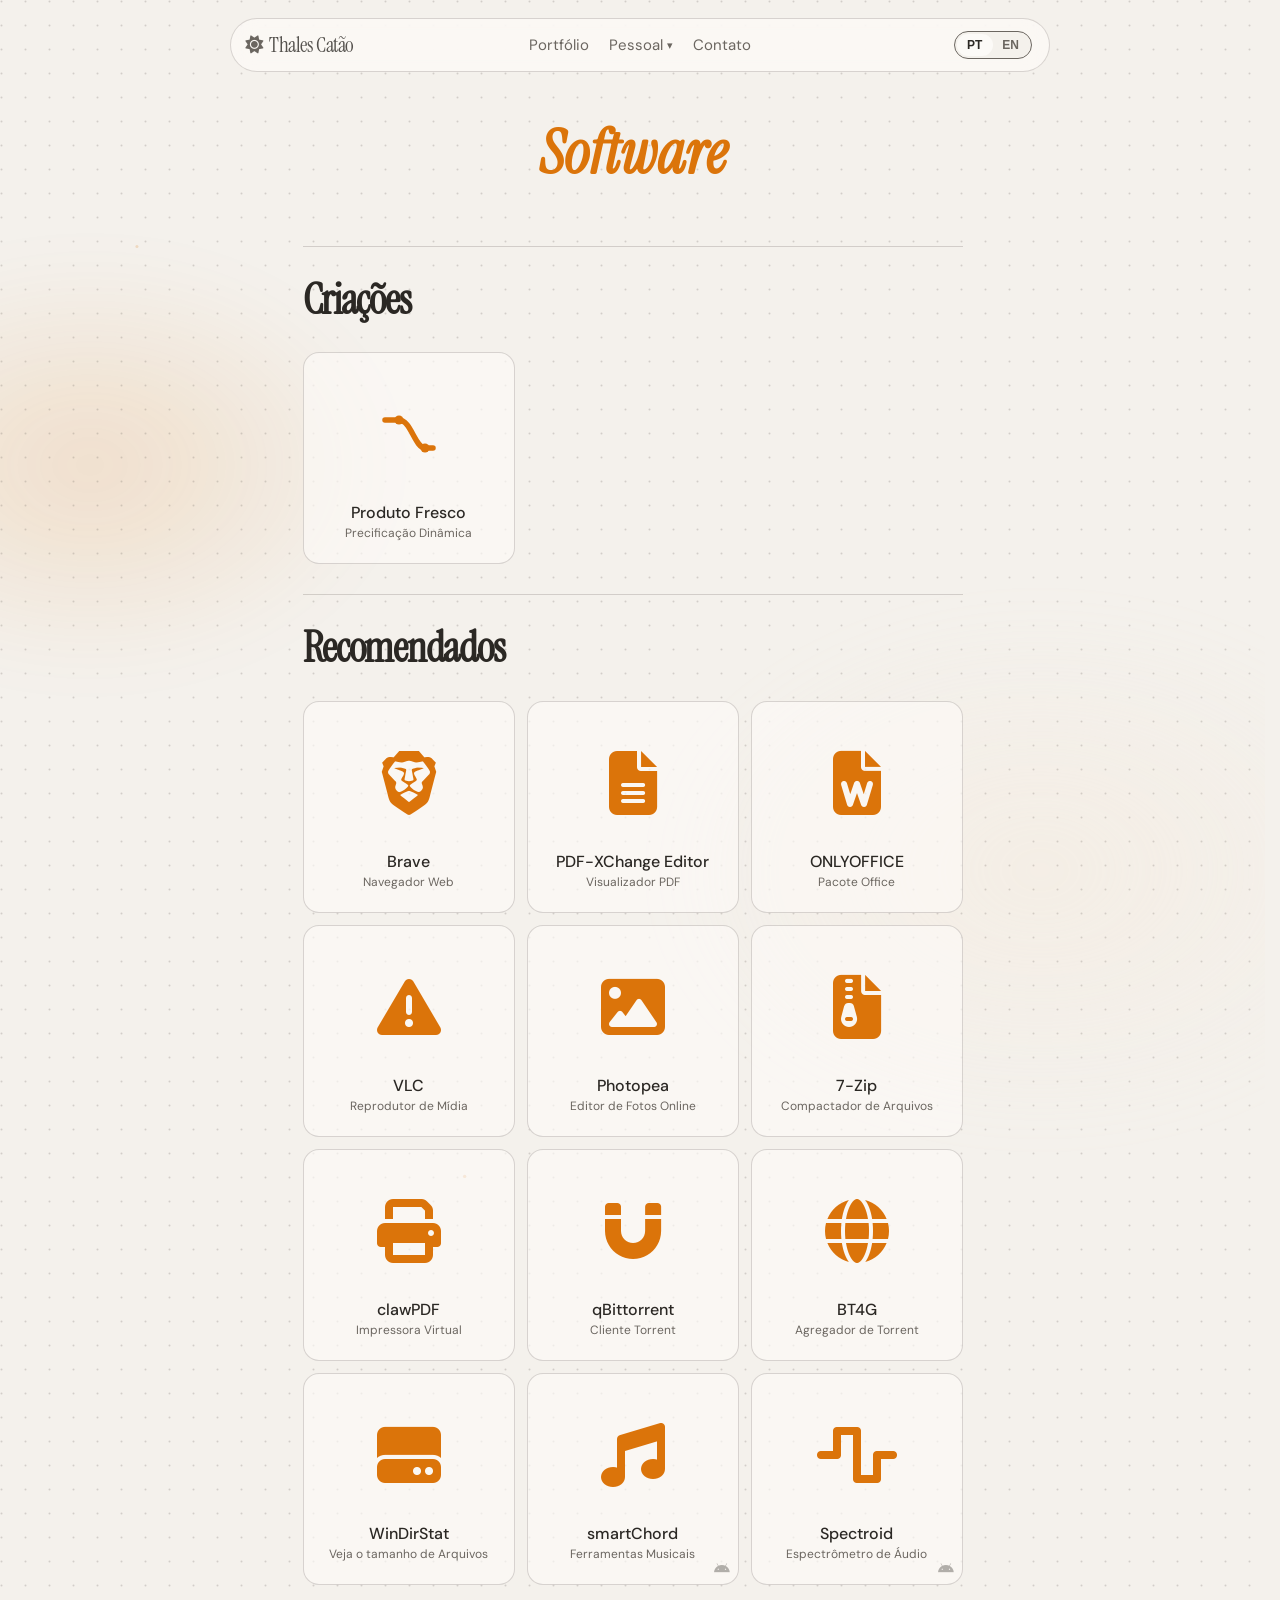
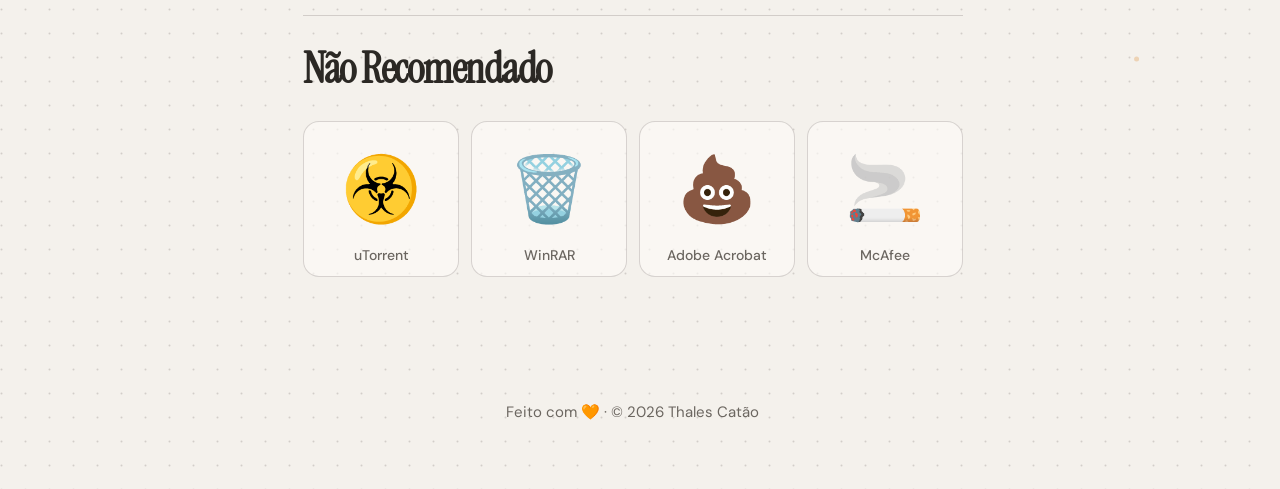
<file: software/index.html>
<!DOCTYPE html>
<html lang="pt-BR">

<head>
  <script async src="https://www.googletagmanager.com/gtag/js?id=G-N2FXM37GE5"></script>
  <script>
    window.dataLayer = window.dataLayer || [];
    function gtag() { dataLayer.push(arguments); }
    gtag('js', new Date());
    gtag('config', 'G-N2FXM37GE5');
  </script>

  <script type="text/javascript">
    (function (c, l, a, r, i, t, y) {
      c[a] = c[a] || function () { (c[a].q = c[a].q || []).push(arguments) };
      t = l.createElement(r); t.async = 1; t.src = "https://www.clarity.ms/tag/" + i;
      y = l.getElementsByTagName(r)[0]; y.parentNode.insertBefore(t, y);
    })(window, document, "clarity", "script", "wnv4v8innq");
  </script>

  <meta charset="UTF-8" />
  <meta name="google" content="notranslate">
  <meta name="description"
    content="Página pessoal de Thales Catão com criações próprias e recomendações de software para Windows e Android. Para usuários comuns, profissionais e avançados. Também contém uma seção de softwares não recomendados.">
  <meta name="viewport" content="width=device-width, initial-scale=1.0" />
  <meta property="og:type" content="website">
  <meta property="og:url" content="https://thalescatao.github.io/software/">
  <meta property="og:title" content="Thales Catão | Software">
  <meta property="og:description"
    content="Página pessoal de Thales Catão com criações próprias e recomendações de software para Windows e Android. Para usuários comuns, profissionais e avançados. Também contém uma seção de softwares não recomendados.">
  <meta property="og:image" content="https://thalescatao.github.io/og.jpg">
  <meta property="og:image:alt" content="Thales Catão | Banner de Apresentação de Projeto e Logotipo">
  <meta property="og:image:width" content="1200">
  <meta property="og:image:height" content="630">
  <meta property="og:image:type" content="image/jpeg">
  <meta name="twitter:site" content="@thalescatao">
  <meta name="twitter:creator" content="@thalescatao">
  <meta name="twitter:card" content="summary_large_image">
  <meta name="twitter:url" content="https://thalescatao.github.io/software/">
  <meta name="twitter:title" content="Thales Catão | Software">
  <meta name="twitter:description"
    content="Página pessoal de Thales Catão com criações próprias e recomendações de software para Windows e Android. Para usuários comuns, profissionais e avançados. Também contém uma seção de softwares não recomendados.">
  <meta name="twitter:image" content="https://thalescatao.github.io/og.jpg">
  <meta name="twitter:image:alt" content="Thales Catão | Banner de Apresentação de Projeto e Logotipo">
  <meta name="twitter:image:width" content="1200">
  <meta name="twitter:image:height" content="630">

  <title>Thales Catão | Software</title>
  <link rel="canonical" href="https://thalescatao.github.io/software/" />
  <link rel="manifest" href="../manifest.json" />
  <link rel="icon" type="image/svg+xml" sizes="any" href="../favicon/favicon.svg" />
  <link rel="icon" type="image/png" sizes="64x64" href="../favicon/64x64.png" />
  <link rel="icon" type="image/png" sizes="128x128" href="../favicon/128x128.png" />
  <link rel="icon" type="image/png" sizes="192x192" href="../favicon/192x192.png" />
  <link rel="apple-touch-icon" sizes="76x76" href="../favicon/76x76.png" />
  <link rel="apple-touch-icon" sizes="120x120" href="../favicon/120x120.png" />
  <link rel="apple-touch-icon" sizes="152x152" href="../favicon/152x152.png" />
  <link rel="apple-touch-icon" sizes="180x180" href="../favicon/180x180.png" />
  <link rel="preconnect" href="https://fonts.googleapis.com" />
  <link rel="preconnect" href="https://fonts.gstatic.com" crossorigin />
  <link
    href="https://fonts.googleapis.com/css2?family=Instrument+Serif:ital@0;1&family=DM+Sans:wght@300;400;500&display=swap"
    rel="stylesheet" />
  <link rel="stylesheet" href="https://cdnjs.cloudflare.com/ajax/libs/font-awesome/6.5.0/css/all.min.css" />
  <script>
    try {
      var t = localStorage.getItem('siteTheme');
      var base = localStorage.getItem('siteThemeBase');
      var os = window.matchMedia('(prefers-color-scheme: dark)').matches ? 'dark' : 'light';
      if (base && base !== os) {
        localStorage.removeItem('siteTheme');
        localStorage.removeItem('siteThemeBase');
      } else if ((t === 'dark' || t === 'light') && t !== os) {
        document.documentElement.setAttribute('data-theme', t);
      }
    } catch (e) { }
  </script>
  <link rel="stylesheet" href="../global.css" />
  <style>
    main {
      max-width: 720px;
    }

    .software-grid {
      display: grid;
      grid-template-columns: repeat(3, minmax(0, 1fr));
      gap: 12px;
    }

    .unadvised-grid {
      display: grid;
      grid-template-columns: repeat(4, minmax(0, 1fr));
      gap: 12px;
      width: 100%;
    }

    .software-card,
    .unadvised-card {
      --card-text-lh: 1.25;
      --card-line-h: calc(1em * var(--card-text-lh));
    }

    .software-card,
    .unadvised-card {
      background: var(--glass-bg);
      backdrop-filter: var(--glass-blur);
      -webkit-backdrop-filter: var(--glass-blur);
      border: 0.5px solid color-mix(in srgb, var(--muted) 25%, transparent);
      transition: transform .2s, border-color .2s, background-color .2s;
    }

    .software-card {
      display: flex;
      flex-direction: column;
      align-items: center;
      justify-content: flex-end;
      border-radius: 16px;
      padding: 12px 10px 22px;
      text-decoration: none;
      color: var(--text);
      text-align: center;
      aspect-ratio: 1;
      min-width: 0;
      position: relative;
      gap: 0;
    }

    .android-icon {
      position: absolute;
      bottom: 8px;
      right: 8px;
      font-size: 14px;
      color: var(--muted);
      opacity: 0.5;
    }

    .software-card:hover {
      transform: translateY(-3px);
      border-color: var(--accent);
    }

    .software-icon {
      flex: 1 1 0;
      display: flex;
      align-items: center;
      justify-content: center;
      width: 100%;
      min-height: 0;
      margin: 0;
      font-size: 64px;
      color: var(--accent);
      line-height: 1;
      transition: transform 0.2s;
    }

    .software-card:hover .software-icon {
      transform: scale(1.05);
    }

    .software-name,
    .software-desc,
    .unadvised-name {
      display: block;
      width: 100%;
      max-width: 100%;
      white-space: nowrap;
      overflow: hidden;
      text-overflow: ellipsis;
      line-height: var(--card-text-lh);
      height: var(--card-line-h);
      flex: 0 0 var(--card-line-h);
    }

    .software-name {
      font-size: 16px;
      font-weight: 500;
      margin: 0 0 3px;
    }

    .unadvised-name {
      font-size: 14px;
      font-weight: 500;
      margin: 0 0 2px;
    }

    .software-desc {
      font-size: 12px;
      color: var(--muted);
      margin: 0;
    }

    .unadvised-section {
      width: 100%;
    }

    .unadvised-card {
      display: flex;
      flex-direction: column;
      align-items: center;
      justify-content: flex-end;
      border-radius: 16px;
      padding: 14px 10px 10px;
      color: var(--muted);
      text-align: center;
      aspect-ratio: 1;
      min-width: 0;
      gap: 0;
    }

    .unadvised-icon {
      flex: 1 1 0;
      display: flex;
      align-items: center;
      justify-content: center;
      width: 100%;
      min-height: 0;
      margin: 0 0 4px;
      font-size: 64px;
      line-height: 1;
      transition: transform .2s;
    }

    .software-grid {
      animation: fadeUp .4s .1s ease both;
    }

    @media (max-width: 580px) {
      .software-grid {
        grid-template-columns: repeat(2, minmax(0, 1fr));
      }

      main>hr:first-of-type {
        margin: 0 0 32px;
      }

      .software-card {
        padding: 10px 8px 18px;
      }

      .unadvised-card {
        padding: 12px 8px 8px;
      }
    }

    /* Unadvised: 4 cols → 2 cols below ~536px */
    @media (max-width: 536px) {
      .unadvised-grid {
        grid-template-columns: repeat(2, minmax(0, 1fr));
      }

      hr.section-break {
        margin: 48px 0;
      }

      .unadvised-icon {
        font-size: 64px;
      }
    }
  </style>
</head>

<body>

  <div id="site-nav"></div>

  <main>
    <h1 data-k="title"><em>Software</em></h1>

    <hr />

        <h2 data-k="headline.creations">Criações</h2>

    <div class="software-grid">
      <a class="software-card" href="https://thalescatao.github.io/produtofresco/" target="_blank" rel="noopener">
        <span class="software-icon" aria-hidden="true">
          <svg width="1em" height="1em" viewBox="0 0 64 64" fill="none" xmlns="http://www.w3.org/2000/svg">
            <path d="M8 18h14c12 0 16 28 26 28h8" stroke="currentColor" stroke-width="5.5" stroke-linecap="round" stroke-linejoin="round" />
            <circle cx="22" cy="18" r="4.5" fill="currentColor" />
            <circle cx="48" cy="46" r="4.5" fill="currentColor" />
          </svg>
        </span>
        <div class="software-name">Produto Fresco</div>
        <div class="software-desc" data-k="desc.produtofresco">Precificação Dinâmica</div>
      </a>
    </div>

    <hr class="section-break" />

    <h2 data-k="headline.rec">Recomendados</h2>

    <div class="software-grid">
      <a class="software-card" href="https://apps.microsoft.com/detail/XP8C9QZMS2PC1T" target="_blank" rel="noopener">
        <i class="software-icon fa-brands fa-brave"></i>
        <div class="software-name">Brave</div>
        <div class="software-desc" data-k="desc.brave">Navegador Web</div>
      </a>
      <a class="software-card" href="https://apps.microsoft.com/detail/XPDF9VL4D5XR9W" target="_blank" rel="noopener">
        <i class="software-icon fa-solid fa-file-lines"></i>
        <div class="software-name">PDF-XChange Editor</div>
        <div class="software-desc" data-k="desc.pdf">Visualizador PDF</div>
      </a>
      <a class="software-card" href="https://apps.microsoft.com/detail/XPDLH3XBZXQV23" target="_blank" rel="noopener">
        <i class="software-icon fa-solid fa-file-word"></i>
        <div class="software-name">ONLYOFFICE</div>
        <div class="software-desc" data-k="desc.onlyoffice">Pacote Office</div>
      </a>
      <a class="software-card" href="https://apps.microsoft.com/detail/XPDM1ZW6815MQM" target="_blank" rel="noopener">
        <i class="software-icon fa-solid fa-triangle-exclamation"></i>
        <div class="software-name">VLC</div>
        <div class="software-desc" data-k="desc.vlc">Reprodutor de Mídia</div>
      </a>
      <a class="software-card" href="https://www.photopea.com/" target="_blank" rel="noopener">
        <i class="software-icon fa-solid fa-image"></i>
        <div class="software-name">Photopea</div>
        <div class="software-desc" data-k="desc.photopea">Editor de Fotos Online</div>
      </a>
      <a class="software-card" href="https://www.7-zip.org/download.html" target="_blank" rel="noopener">
        <i class="software-icon fa-solid fa-file-zipper"></i>
        <div class="software-name">7-Zip</div>
        <div class="software-desc" data-k="desc.7zip">Compactador de Arquivos</div>
      </a>
      <a class="software-card" href="https://github.com/clawsoftware/clawPDF" target="_blank" rel="noopener">
        <i class="software-icon fa-solid fa-print"></i>
        <div class="software-name">clawPDF</div>
        <div class="software-desc" data-k="desc.clawpdf">Impressora Virtual</div>
      </a>
      <a class="software-card" href="https://www.qbittorrent.org/download" target="_blank" rel="noopener">
        <i class="software-icon fa-solid fa-magnet"></i>
        <div class="software-name">qBittorrent</div>
        <div class="software-desc" data-k="desc.qbittorrent">Cliente Torrent</div>
      </a>
      <a class="software-card" href="https://bt4gprx.com/" target="_blank" rel="noopener">
        <i class="software-icon fa-solid fa-globe"></i>
        <div class="software-name">BT4G</div>
        <div class="software-desc" data-k="desc.bt4g">Agregador de Torrent</div>
      </a>
      <a class="software-card" href="https://apps.microsoft.com/detail/9ph1gl95p3wf" target="_blank" rel="noopener">
        <i class="software-icon fa-solid fa-hard-drive"></i>
        <div class="software-name">WinDirStat</div>
        <div class="software-desc" data-k="desc.windirstat">Veja o tamanho de Arquivos</div>
      </a>
      <a class="software-card" href="https://play.google.com/store/apps/details?id=de.smartchord.droid" target="_blank"
        rel="noopener">
        <i class="software-icon fa-solid fa-music"></i>
        <div class="software-name">smartChord</div>
        <div class="software-desc" data-k="desc.smartchord">Ferramentas Musicais</div>
        <i class="android-icon fa-brands fa-android"></i>
      </a>
      <a class="software-card" href="https://play.google.com/store/apps/details?id=org.intoorbit.spectrum"
        target="_blank" rel="noopener">
        <i class="software-icon fa-solid fa-wave-square"></i>
        <div class="software-name">Spectroid</div>
        <div class="software-desc" data-k="desc.spectroid">Espectrômetro de Áudio</div>
        <i class="android-icon fa-brands fa-android"></i>
      </a>
    </div>

    <hr class="section-break" />

    <div class="unadvised-section reveal" style="--reveal-d: 0.08s">
      <h2 data-k="headline.unadv">Não Recomendado</h2>
      <div class="unadvised-grid">
        <div class="unadvised-card">
          <div class="unadvised-icon">☣️</div>
          <div class="unadvised-name">uTorrent</div>
        </div>
        <div class="unadvised-card">
          <div class="unadvised-icon">🗑️</div>
          <div class="unadvised-name">WinRAR</div>
        </div>
        <div class="unadvised-card">
          <div class="unadvised-icon">💩</div>
          <div class="unadvised-name">Adobe Acrobat</div>
        </div>
        <div class="unadvised-card">
          <div class="unadvised-icon">🚬</div>
          <div class="unadvised-name">McAfee</div>
        </div>
      </div>
    </div>
  </main>

  <footer class="reveal" style="--reveal-d: 0.2s"><span data-k="footer">Feito com 🧡 · © 2026 Thales Catão</span>
  </footer>

  <script>
    window.pageTranslations = {
      pt: {
        'title': '<em>Software</em>',
        'headline.creations': 'Criações',
        'desc.produtofresco': 'Precificação Dinâmica',
        'headline.rec': 'Recomendados',
        'desc.brave': 'Navegador Web', 'desc.pdf': 'Visualizador PDF',
        'desc.onlyoffice': 'Pacote Office', 'desc.vlc': 'Reprodutor de Mídia',
        'desc.photopea': 'Editor de Fotos Online', 'desc.7zip': 'Compactador de Arquivos',
        'desc.clawpdf': 'Impressora Virtual', 'desc.qbittorrent': 'Cliente Torrent',
        'desc.bt4g': 'Agregador de Torrent', 'desc.windirstat': 'Veja o tamanho de Arquivos',
        'desc.smartchord': 'Ferramentas Musicais', 'desc.spectroid': 'Espectrômetro de Áudio',
        'headline.unadv': 'Não Recomendado'
      },
      en: {
        'title': '<em>Software</em>',
        'headline.creations': 'Creations',
        'desc.produtofresco': 'Dynamic Pricing',
        'headline.rec': 'Recommendations',
        'desc.brave': 'Web Browser', 'desc.pdf': 'High Performance PDF Viewer',
        'desc.onlyoffice': 'Office Suite', 'desc.vlc': 'Media Player',
        'desc.photopea': 'Online Photo Editor', 'desc.7zip': 'File archiver',
        'desc.clawpdf': 'Virtual Printer', 'desc.qbittorrent': 'Torrenting Client',
        'desc.bt4g': 'Torrent Aggregator', 'desc.windirstat': 'File Size Visualizer',
        'desc.smartchord': 'Music Toolbox', 'desc.spectroid': 'Audio Spectrometer',
        'headline.unadv': 'Unadvised'
      }
    };

    document.querySelectorAll('.software-name, .software-desc, .unadvised-name').forEach(function (el) {
      var text = el.textContent.trim();
      if (text) el.setAttribute('title', text);
    });
  </script>
  <script src="../nav.js"></script>
</body>

</html>
</file>
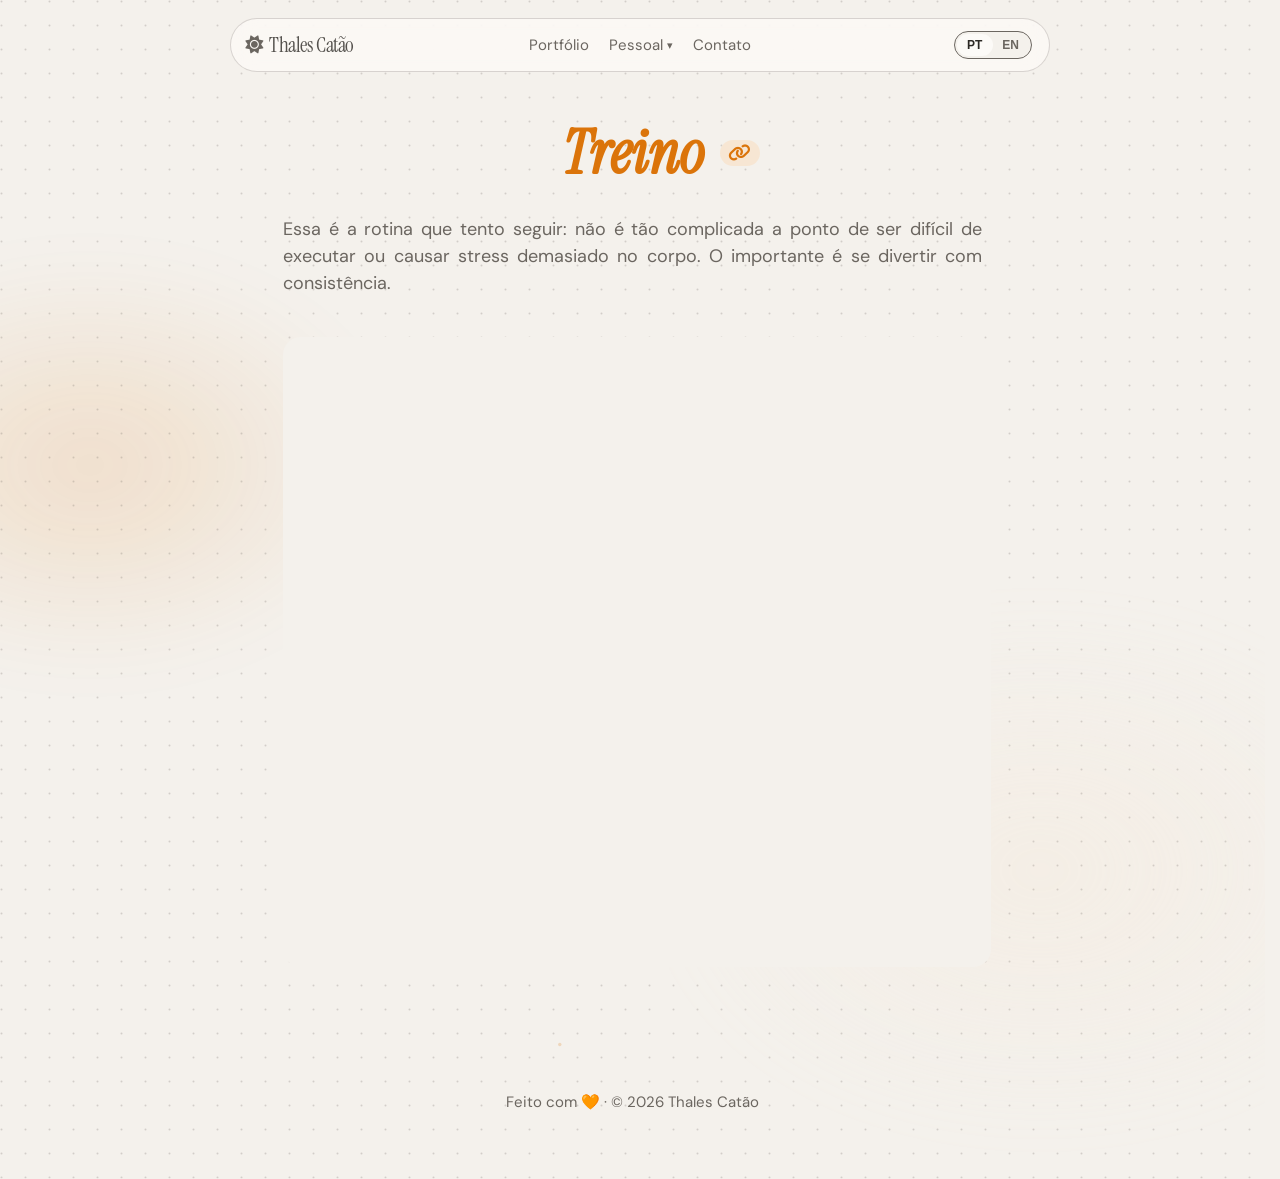
<file: workout/index.html>
<!DOCTYPE html>
<html lang="pt-BR">

<head>
  <script async src="https://www.googletagmanager.com/gtag/js?id=G-N2FXM37GE5"></script>
  <script>
    window.dataLayer = window.dataLayer || [];
    function gtag() { dataLayer.push(arguments); }
    gtag('js', new Date());
    gtag('config', 'G-N2FXM37GE5');
  </script>

  <script type="text/javascript">
    (function (c, l, a, r, i, t, y) {
      c[a] = c[a] || function () { (c[a].q = c[a].q || []).push(arguments) };
      t = l.createElement(r); t.async = 1; t.src = "https://www.clarity.ms/tag/" + i;
      y = l.getElementsByTagName(r)[0]; y.parentNode.insertBefore(t, y);
    })(window, document, "clarity", "script", "wnv4v8innq");
  </script>

  <meta charset="UTF-8" />
  <meta name="google" content="notranslate">
  <meta name="viewport" content="width=device-width, initial-scale=1.0" />
  <meta name="description"
    content="Página Pessoal de Thales Catão com conteúdo sobre rotina de treino, anatomia, exercícios, e calistenia. Variações nível iniciante, intermediário e avançado. Longevidade. Vitalidade. Flexibilidade">
  <meta property="og:type" content="website">
  <meta property="og:url" content="https://thalescatao.github.io/workout/">
  <meta property="og:title" content="Thales Catão | Workout">
  <meta property="og:description"
    content="Página Pessoal de Thales Catão com conteúdo sobre rotina de treino, anatomia, exercícios, e calistenia. Variações nível iniciante, intermediário e avançado. Longevidade. Vitalidade. Flexibilidade">
  <meta property="og:image" content="https://thalescatao.github.io/og.jpg">
  <meta property="og:image:alt" content="Thales Catão | Banner de Apresentação de Projeto e Logotipo">
  <meta property="og:image:width" content="1200">
  <meta property="og:image:height" content="630">
  <meta property="og:image:type" content="image/jpeg">
  <meta name="twitter:site" content="@thalescatao">
  <meta name="twitter:creator" content="@thalescatao">
  <meta name="twitter:card" content="summary_large_image">
  <meta name="twitter:url" content="https://thalescatao.github.io/workout/">
  <meta name="twitter:title" content="Thales Catão | Workout">
  <meta name="twitter:description"
    content="Página Pessoal de Thales Catão com conteúdo sobre rotina de treino, anatomia, exercícios, e calistenia. Variações nível iniciante, intermediário e avançado. Longevidade. Vitalidade. Flexibilidade">
  <meta name="twitter:image" content="https://thalescatao.github.io/og.jpg">
  <meta name="twitter:image:alt" content="Thales Catão | Banner de Apresentação de Projeto e Logotipo">
  <meta name="twitter:image:width" content="1200">
  <meta name="twitter:image:height" content="630">

  <title>Thales Catão | Workout</title>
  <link rel="canonical" href="https://thalescatao.github.io/workout/" />
  <link rel="manifest" href="../manifest.json" />
  <link rel="icon" type="image/svg+xml" sizes="any" href="../favicon/favicon.svg" />
  <link rel="icon" type="image/png" sizes="64x64" href="../favicon/64x64.png" />
  <link rel="icon" type="image/png" sizes="128x128" href="../favicon/128x128.png" />
  <link rel="icon" type="image/png" sizes="192x192" href="../favicon/192x192.png" />
  <link rel="apple-touch-icon" sizes="76x76" href="../favicon/76x76.png" />
  <link rel="apple-touch-icon" sizes="120x120" href="../favicon/120x120.png" />
  <link rel="apple-touch-icon" sizes="152x152" href="../favicon/152x152.png" />
  <link rel="apple-touch-icon" sizes="180x180" href="../favicon/180x180.png" />
  <link rel="preconnect" href="https://fonts.googleapis.com" />
  <link rel="preconnect" href="https://fonts.gstatic.com" crossorigin />
  <link
    href="https://fonts.googleapis.com/css2?family=Instrument+Serif:ital@0;1&family=DM+Sans:wght@300;400;500&display=swap"
    rel="stylesheet" />
  <link rel="stylesheet" href="https://cdnjs.cloudflare.com/ajax/libs/font-awesome/6.5.0/css/all.min.css" />
  <script>
    try {
      var t = localStorage.getItem('siteTheme');
      var base = localStorage.getItem('siteThemeBase');
      var os = window.matchMedia('(prefers-color-scheme: dark)').matches ? 'dark' : 'light';
      if (base && base !== os) {
        localStorage.removeItem('siteTheme');
        localStorage.removeItem('siteThemeBase');
      } else if ((t === 'dark' || t === 'light') && t !== os) {
        document.documentElement.setAttribute('data-theme', t);
      }
    } catch (e) { }
  </script>
  <link rel="stylesheet" href="../global.css" />
  <style>
    main {
      max-width: 759px;
    }

    .sheet-container {
      height: 630px;
      width: 708px;
      border: none;
    }

    @media(max-width: 759px) {
      .sheet-container {
        height: 642px;
        width: 100%;
      }
    }
  </style>
</head>

<body>

  <div id="site-nav"></div>

  <main>
    <header class="page-header">
      <div class="title-row">
        <h1>
          <em data-k="title">Treino</em>
          <a class="source-pill"
            href="https://docs.google.com/spreadsheets/d/1Cr8rtkV16nPg4lQG0IPQZtXupl4YBRWKTyVRk7h_J_s/view"
            target="_blank" rel="noopener" aria-label="Abrir planilha de treino">
            <i class="fa-solid fa-link" aria-hidden="true"></i>
          </a>
        </h1>
      </div>
      <p class="page-intro" data-k="intro">Essa é a rotina que tento seguir: não é tão complicada a ponto de ser
        difícil de executar ou causar stress demasiado no corpo. O importante é se divertir com consistência.</p>
    </header>
    <div class="sheet-container">
      <div class="iframe-spinner">
        <div class="s-spinner"></div>
      </div>
      <iframe src="https://docs.google.com/spreadsheets/d/1Cr8rtkV16nPg4lQG0IPQZtXupl4YBRWKTyVRk7h_J_s/preview"
        onload="this.previousElementSibling.classList.add('loaded')"></iframe>
    </div>
  </main>

  <footer class="reveal"><span data-k="footer">Feito com 🧡 · © 2026 Thales Catão</span></footer>

  <script>
    window.pageTranslations = {
      pt: {
        'title': 'Treino',
        'intro': 'Essa é a rotina que tento seguir: não é tão complicada a ponto de ser difícil de executar ou causar stress demasiado no corpo. O importante é se divertir com consistência.'
      },
      en: {
        'title': 'Workout',
        'intro': 'This is the routine I try to follow: not so complicated that it becomes a logistical nightmare, and not so brutal that my body files for bankrupcy. The point is to consistently have fun.'
      }
    };
  </script>
  <script src="../nav.js"></script>
</body>

</html>
</file>
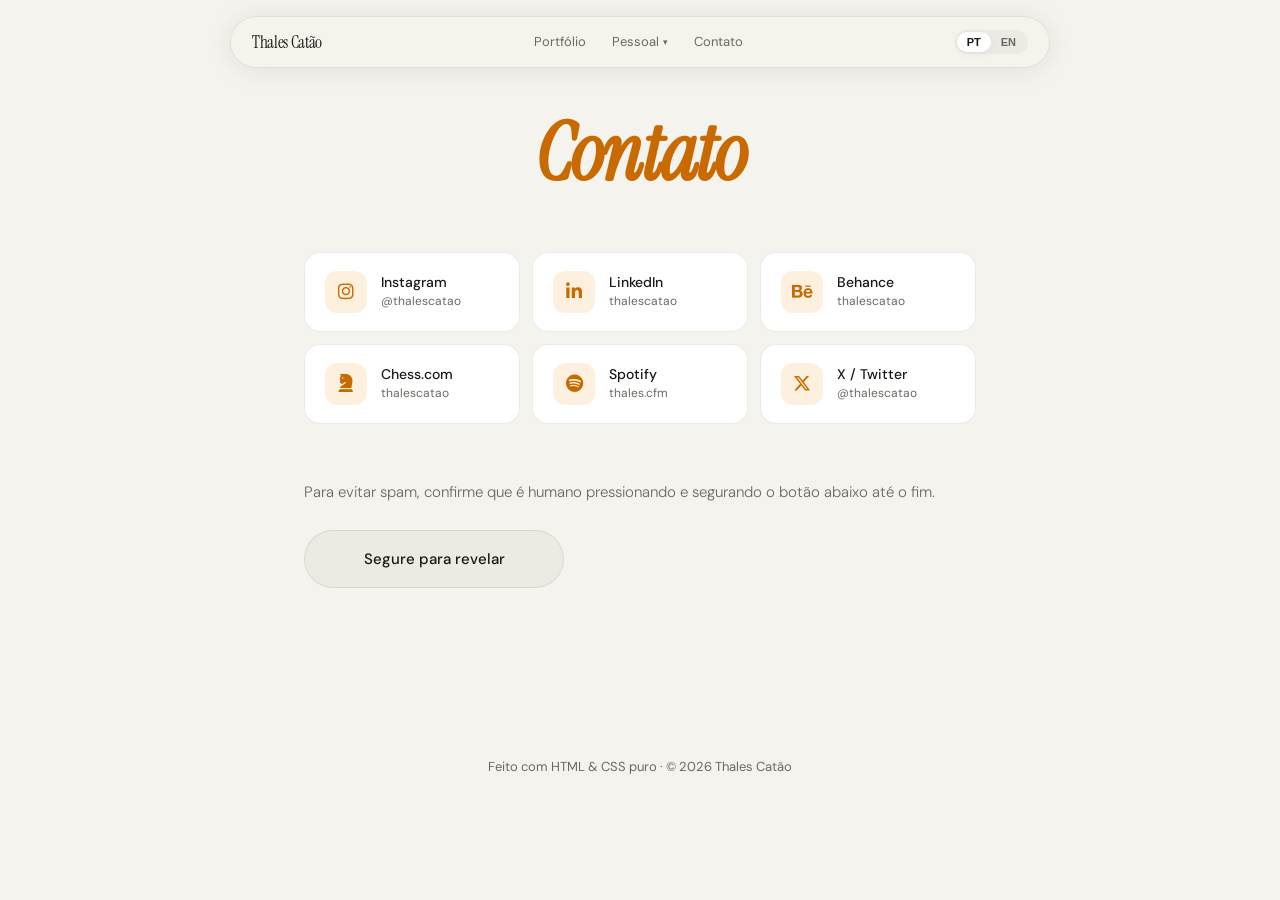
<file: contact.html>
<!DOCTYPE html>
<html lang="pt-BR">
<head>
<script async src="https://www.googletagmanager.com/gtag/js?id=G-N2FXM37GE5"></script>
<script>
  window.dataLayer = window.dataLayer || [];
  function gtag(){dataLayer.push(arguments);}
  gtag('js', new Date());

  gtag('config', 'G-N2FXM37GE5');
</script>

<script type="text/javascript">
    (function(c,l,a,r,i,t,y){
        c[a]=c[a]||function(){(c[a].q=c[a].q||[]).push(arguments)};
        t=l.createElement(r);t.async=1;t.src="https://www.clarity.ms/tag/"+i;
        y=l.getElementsByTagName(r)[0];y.parentNode.insertBefore(t,y);
    })(window, document, "clarity", "script", "wnv4v8innq");
</script>

  <meta charset="UTF-8"/>
  <meta name="google" content="notranslate">
  <meta name="viewport" content="width=device-width, initial-scale=1.0"/>
  <meta name="description" content="Página de Thales Catão para links de redes sociais e contatos.">
  <meta property="og:type" content="website">
  <meta property="og:url" content="https://thalescatao.github.io/">
  <meta property="og:title" content="Thales Catão | Contact">
  <meta property="og:description" content="Página de Thales Catão para links de redes sociais e contatos.">
  <meta property="og:image" content="https://thalescatao.github.io/favicon.png">

  <meta name="twitter:card" content="summary_large_image">
  <meta name="twitter:url" content="https://thalescatao.github.io/">
  <meta name="twitter:title" content="Thales Catão | Contact">  
  <meta name="twitter:description" content="Página de Thales Catão para links de redes sociais e contatos.">
  <meta name="twitter:image" content="https://thalescatao.github.io/favicon.png">

  <title>Thales Catão | Contact</title>
  <link rel="canonical" href="https://thalescatao.github.io/contact.html"/>
  <link rel="icon" type="image/png" href="favicon.png"/>
  <link rel="preconnect" href="https://fonts.googleapis.com"/>
  <link rel="preconnect" href="https://fonts.gstatic.com" crossorigin/>
  <link href="https://fonts.googleapis.com/css2?family=Instrument+Serif:ital@0;1&family=DM+Sans:wght@300;400;500&display=swap" rel="stylesheet"/>
  <link rel="stylesheet" href="https://cdnjs.cloudflare.com/ajax/libs/font-awesome/6.5.0/css/all.min.css"/>
  <style>
    :root{
      --bg:#f5f3ee;--surface:#eceae3;--text:#1a1916;--muted:#6b6860;
      --accent:#C96A00;--accent-lt:#FEF0DE;--border:rgba(0,0,0,0.08);
      --nav-bg:rgba(245,243,238,0.72);--card-bg:#ffffff;--shadow:0 2px 28px rgba(0,0,0,0.08);
    }
    @media(prefers-color-scheme:dark){:root{
      --bg:#111210;--surface:#1c1d1a;--text:#e8e6df;--muted:#8a8880;
      --accent:#F0922B;--accent-lt:#261600;--border:rgba(255,255,255,0.08);
      --nav-bg:rgba(17,18,16,0.72);--card-bg:#1c1d1a;--shadow:0 2px 28px rgba(0,0,0,0.45);
    }}
    *,*::before,*::after{box-sizing:border-box;margin:0;padding:0;}
    html{scroll-behavior:smooth;}
    body{font-family:'DM Sans',sans-serif;background:var(--bg);color:var(--text);font-size:16px;line-height:1.7;}

    nav{
      position:fixed;top:16px;left:50%;transform:translateX(-50%);
      width:min(820px,calc(100% - 32px));
      padding:0 22px;height:52px;display:flex;align-items:center;justify-content:space-between;
      z-index:100;
    }
    nav::before{
      content:'';position:absolute;inset:0;
      background:var(--nav-bg);
      backdrop-filter:blur(22px) saturate(1.7);-webkit-backdrop-filter:blur(22px) saturate(1.7);
      border:0.5px solid var(--border);border-radius:999px;
      box-shadow:var(--shadow);z-index:-1;
    }
    .nav-logo{font-family:'Instrument Serif',serif;font-size:17px;color:var(--text);text-decoration:none;letter-spacing:-0.02em;white-space:nowrap;}
    .nav-center{display:flex;gap:2px;list-style:none;align-items:center;}
    .nav-center>li>a{text-decoration:none;font-size:13px;color:var(--muted);padding:6px 12px;border-radius:999px;transition:background .15s,color .15s;cursor:pointer;display:flex;align-items:center;gap:4px;}
    .nav-center>li>a:hover{background:var(--surface);color:var(--text);}
    .has-dropdown{position:relative;}
    .chevron{font-size:9px;transition:transform .2s;display:inline-block;margin-top:1px;}
    
    /* Specific selector to prevent "more" arrow from rotating when main dropdown opens */
    .has-dropdown.open > #dd-btn .chevron {transform:rotate(180deg);}

    .dropdown-menu{
      position:absolute;top:calc(100% + 12px);left:50%;transform:translateX(-50%);
      background:var(--nav-bg);backdrop-filter:blur(22px) saturate(1.7);-webkit-backdrop-filter:blur(22px) saturate(1.7);
      border:0.5px solid var(--border);border-radius:20px;padding:12px 12px 0 12px;
      min-width:190px;display:none;flex-direction:column;gap:6px;box-shadow:var(--shadow);
    }
    .has-dropdown.open .dropdown-menu{display:flex;}
    .dropdown-menu a{padding:12px 16px;border-radius:12px;font-size:14px;color:var(--muted);text-decoration:none;transition:background .15s,color .15s;display:flex;align-items:center;gap:12px;white-space:nowrap;}
    .dropdown-menu a:hover{background:var(--surface);color:var(--text);}
    
    /* More Menu Styles inside Dropdown */
    .more-container { display: flex; flex-direction: column; }
    .more-menu { display: none; flex-direction: column; gap: 6px; margin-bottom: 6px; }
    .more-container.open .more-menu { display: flex; }
    .more-toggle { 
      display: flex; justify-content: center; align-items: center; 
      margin: 0 -12px; height: 24px; cursor: pointer; 
      border-bottom-left-radius: 20px; border-bottom-right-radius: 20px; 
      color: var(--muted); transition: background .15s, color .15s; 
    }
    .more-toggle:hover { background: var(--surface); color: var(--text); }
    .more-container.open .more-toggle .chevron { transform: rotate(180deg); }
    
    .lang-switcher{display:flex;background:var(--surface);padding:2px;border-radius:999px;}
    .lang-btn{border:none;background:none;font-size:11px;font-weight:600;padding:4px 10px;border-radius:999px;cursor:pointer;color:var(--muted);transition:all .2s;}
    .lang-btn.active{background:var(--card-bg);color:var(--text);box-shadow:0 2px 8px rgba(0,0,0,0.05);}
    
    .nav-right { display: flex; align-items: center; gap: 8px; }
    .mobile-menu-btn { display: none; position: relative; width: 28px; height: 28px; background: none; border: none; color: var(--text); cursor: pointer; padding: 0; }
    .mobile-menu-btn span { position: absolute; left: 5px; width: 18px; height: 1.5px; background: currentColor; border-radius: 999px; transition: transform .22s ease, opacity .16s ease, top .22s ease; }
    .mobile-menu-btn span:nth-child(1) { top: 8px; }
    .mobile-menu-btn span:nth-child(2) { top: 13px; }
    .mobile-menu-btn span:nth-child(3) { top: 18px; }
    .mobile-menu-btn.active span:nth-child(1) { top: 13px; transform: rotate(45deg); }
    .mobile-menu-btn.active span:nth-child(2) { opacity: 0; transform: scaleX(0); }
    .mobile-menu-btn.active span:nth-child(3) { top: 13px; transform: rotate(-45deg); }
    
    @media(max-width:650px){
      .mobile-menu-btn { display: block; }
      .nav-center {
        display: none;
        position: absolute; top: calc(100% + 12px); left: auto; right: 0;
        width: max-content; min-width: 190px; max-width: calc(100vw - 32px);
        background: var(--nav-bg); backdrop-filter: blur(22px) saturate(1.7); -webkit-backdrop-filter: blur(22px) saturate(1.7);
        border: 0.5px solid var(--border); border-radius: 20px; padding: 12px;
        flex-direction: column; align-items: stretch; box-shadow: var(--shadow);
      }
      .nav-center.open { display: flex; }
      .nav-center > li { width: 100%; }
      .nav-center > li > a { width: 100%; justify-content: space-between; padding: 12px 16px; font-size: 14px; border-radius: 12px; }
      .dropdown-menu { position: relative; top: 0; left: 0; transform: none; align-self: stretch; width: 100%; max-width: 100%; box-shadow: none; border: none; background: transparent; padding: 4px 0 0; display: none; min-width: 0; gap: 6px; align-items: stretch; }
      .dropdown-menu a { width: 100%; justify-content: flex-start; }
      .has-dropdown.open .dropdown-menu { display: flex; }
      .more-container { width: 100%; }
      .more-toggle { width: 100%; margin: 0; border-radius: 0 0 12px 12px; height: 24px; align-self: stretch; }
    }

    main{max-width:720px;margin:0 auto;padding:110px 24px 80px;}
    h1{font-family:'Instrument Serif',serif;font-size:clamp(48px,8vw,80px);line-height:1.08;letter-spacing:-.03em;text-align:center;margin-bottom:56px;color:var(--accent);}
    h1 em{font-style:italic;}

    .social-grid{display:grid;grid-template-columns:repeat(auto-fill,minmax(180px,1fr));gap:12px;margin-bottom:56px;}
    .social-card{
      display:flex;align-items:center;gap:14px;background:var(--card-bg);border:0.5px solid var(--border);
      border-radius:16px;padding:18px 20px;text-decoration:none;color:var(--text);
      transition:transform .2s,box-shadow .2s,border-color .2s;
    }
    .social-card:hover{transform:translateY(-3px);box-shadow:var(--shadow);border-color:var(--accent);}
    .social-icon{width:42px;height:42px;border-radius:12px;display:flex;align-items:center;justify-content:center;background:var(--accent-lt);color:var(--accent);font-size:18px;flex-shrink:0;}
    .social-info .name{font-size:14px;font-weight:500;line-height:1.2;}
    .social-info .handle{font-size:12px;color:var(--muted);}

    .verification-section{margin-bottom:48px;}
    .verification-section>p.intro{font-size:15px;color:var(--muted);font-weight:300;margin-bottom:24px;}
    .hold-btn {
      position: relative;overflow: hidden;background: var(--surface);border: 0.5px solid var(--border);
      color: var(--text);padding: 18px 36px;border-radius: 999px;font-family: 'DM Sans', sans-serif;
      font-size: 15px;font-weight: 500;cursor: pointer;user-select: none;outline: none;
      transition: transform 0.2s, box-shadow 0.2s;display: inline-flex;align-items: center;
      justify-content: center;min-width: 260px;-webkit-tap-highlight-color: transparent;touch-action: manipulation;
    }
    .hold-btn:active { transform: scale(0.97); }
    .hold-bg {position: absolute;top: 0; left: 0; bottom: 0;width: 0%;background: var(--accent);z-index: 1;}
    .hold-text {position: relative;z-index: 2;transition: color 0.2s;pointer-events: none;}
    .hold-btn.filling .hold-text { color: #fff; }
    .hold-btn.success {background: var(--accent);color: #fff;border-color: var(--accent);cursor: default;transform: none;}
    .hold-btn.success .hold-bg { display: none; }

    .contact-revealed{display:none;flex-direction:column;gap:12px;margin-top:12px;}
    #dynamic-contacts{display:flex;flex-direction:column;gap:12px;}
    .reveal-card{
      display:flex;align-items:center;gap:14px;background:var(--accent-lt);border:0.5px solid var(--accent);
      border-radius:16px;padding:18px 22px;text-decoration:none;color:var(--text);transition:opacity .15s;
    }
    .reveal-card:hover{opacity:.85;}
    .reveal-card i{font-size:20px;color:var(--accent);}
    .reveal-card .info .label{font-size:12px;color:var(--accent);font-weight:500;text-transform:uppercase;letter-spacing:.05em;}
    .reveal-card .info .val{font-size:15px;font-weight:500;}
    .success-msg{font-size:14px;color:var(--accent);font-weight:500;display:flex;align-items:center;gap:8px;margin-bottom:8px;}
    
    footer{text-align:center;padding:40px 24px;font-size:13px;color:var(--muted);}

    @keyframes fadeUp{from{opacity:0;transform:translateY(16px);}to{opacity:1;transform:translateY(0);}}
    h1{animation:fadeUp .4s ease both;}
    .social-grid{animation:fadeUp .4s .1s ease both;}
    .verification-section{animation:fadeUp .4s .2s ease both;}
  </style>
</head>
<body>

<nav>
  <a class="nav-logo" href="index.html">Thales Catão</a>
  <ul class="nav-center" id="nav-center">
    <li><a href="index.html#portfolio" data-k="nav.portfolio">Portfólio</a></li>
    <li class="has-dropdown" id="dd-item">
      <a id="dd-btn" tabindex="0">
        <span data-k="nav.personal">Pessoal</span>
        <span class="chevron">▾</span>
      </a>
      <div class="dropdown-menu">
        <a href="workout.html">🏋️ <span data-k="nav.workout">Treino</span></a>
        <a href="nutrition.html">🥗 <span data-k="nav.nutrition">Nutrição</span></a>
        <a href="music-theory.html">🎵 <span data-k="nav.music">Teoria Musical</span></a>
        
        <div class="more-container" id="more-container">
          <div class="more-menu" id="more-menu">
            <a href="software.html">💻 <span data-k="nav.software">Software</span></a>
            <a href="law.html">⚖️ <span data-k="nav.law">Direito Natural</span></a>
          </div>
          <div class="more-toggle" id="more-toggle" tabindex="0">
            <span class="chevron">▾</span>
          </div>
        </div>

      </div>
    </li>
    <li><a href="contact.html" data-k="nav.contact">Contato</a></li>
  </ul>
  <div class="nav-right">
    <div class="lang-switcher">
      <button class="lang-btn" id="btn-pt" onclick="setLang('pt')">PT</button>
      <button class="lang-btn" id="btn-en" onclick="setLang('en')">EN</button>
    </div>
    <button class="mobile-menu-btn" id="mobile-menu-btn" aria-label="Menu" aria-expanded="false"><span></span><span></span><span></span></button>
  </div>
</nav>

<main>
   <h1 data-k="title"><em>Contato</em></h1>
   
   <div class="social-grid">
    <a class="social-card" href="https://www.instagram.com/thalescatao/" target="_blank" rel="noopener">
      <div class="social-icon"><i class="fa-brands fa-instagram"></i></div>
      <div class="social-info"><div class="name">Instagram</div><div class="handle">@thalescatao</div></div>
    </a>
    <a class="social-card" href="https://www.linkedin.com/in/thalescatao/" target="_blank" rel="noopener">
      <div class="social-icon"><i class="fa-brands fa-linkedin-in"></i></div>
      <div class="social-info"><div class="name">LinkedIn</div><div class="handle">thalescatao</div></div>
    </a>
    <a class="social-card" href="https://www.behance.net/thalescatao" target="_blank" rel="noopener">
      <div class="social-icon"><i class="fa-brands fa-behance"></i></div>
      <div class="social-info"><div class="name">Behance</div><div class="handle">thalescatao</div></div>
    </a>
    <a class="social-card" href="https://www.chess.com/member/thalescatao" target="_blank" rel="noopener">
      <div class="social-icon"><i class="fa-solid fa-chess-knight"></i></div>
      <div class="social-info"><div class="name">Chess.com</div><div class="handle">thalescatao</div></div>
    </a>
    <a class="social-card" href="https://open.spotify.com/user/thales.cfm" target="_blank" rel="noopener">
      <div class="social-icon"><i class="fa-brands fa-spotify"></i></div>
      <div class="social-info"><div class="name">Spotify</div><div class="handle">thales.cfm</div></div>
    </a>
    <a class="social-card" href="https://x.com/thalescatao" target="_blank" rel="noopener">
      <div class="social-icon"><i class="fa-brands fa-x-twitter"></i></div>
      <div class="social-info"><div class="name">X / Twitter</div><div class="handle">@thalescatao</div></div>
    </a>
  </div>

  <div class="verification-section">
    <p class="intro" data-k="verify.intro">Para evitar spam, confirme que é humano pressionando e segurando o botão abaixo até o fim.</p>

    <div class="verification-wrap" id="verification-wrap">
      <button class="hold-btn" id="hold-btn">
        <div class="hold-bg" id="hold-bg"></div>
        <span class="hold-text" id="hold-text" data-k="btn.hold">Segure para revelar</span>
      </button>
    </div>

    <div class="contact-revealed" id="contact-revealed">
      <p class="success-msg" id="success-msg" data-k="success.msg"></p>
      <div id="dynamic-contacts"></div> 
    </div>
  </div>
</main>

<footer><span data-k="footer">Feito com HTML & CSS puro · © 2026 Thales Catão</span></footer>

<script>
const translations = {
  pt: {
    'nav.portfolio': 'Portfólio', 'nav.personal': 'Pessoal', 'nav.contact': 'Contato',
    'nav.workout': 'Treino', 'nav.nutrition': 'Nutrição', 'nav.music': 'Teoria Musical',
    'nav.software': 'Software', 'nav.law': 'Direito Natural',
    'title': '<em>Contato</em>',
    'verify.intro': 'Para evitar spam, confirme que é humano pressionando e segurando o botão abaixo até o fim.',
    'btn.hold': 'Segure para revelar', 'btn.verified': 'Verificado!',
    'success.msg': '✅ Humano verificado! Aqui estão meus contatos diretos:',
    'label.email': 'E-mail', 'label.whatsapp': 'WhatsApp',
    'footer': 'Feito com HTML & CSS puro · © 2026 Thales Catão'
  },
  en: {
    'nav.portfolio': 'Portfolio', 'nav.personal': 'Personal', 'nav.contact': 'Contact',
    'nav.workout': 'Workout', 'nav.nutrition': 'Nutrition', 'nav.music': 'Music Theory',
    'nav.software': 'Software', 'nav.law': 'Natural Law',
    'title': '<em>Contact</em>',
    'verify.intro': 'To prevent spam, confirm humanness by pressing and holding the button below until the end.',
    'btn.hold': 'Hold to reveal', 'btn.verified': 'Verified!',
    'success.msg': '✅ Human verified! Here is my direct contact info:',
    'label.email': 'Email', 'label.whatsapp': 'WhatsApp',
    'footer': 'Built with pure HTML & CSS · © 2026 Thales Catão'
  }
};

let currentLang = 'pt';
let isSuccess = false;

function setLang(lang) {
  currentLang = lang;
  try { localStorage.setItem('siteLang', lang); } catch(e) {}
  document.documentElement.lang = lang === 'pt' ? 'pt-BR' : 'en';

  document.getElementById('btn-pt')?.classList.toggle('active', lang === 'pt');
  document.getElementById('btn-en')?.classList.toggle('active', lang === 'en');
  
  document.querySelectorAll('[data-k]').forEach(el => {
    const key = el.getAttribute('data-k');
    if (translations[lang] && translations[lang][key]) {
      el.innerHTML = translations[lang][key];
    }
  });

  const holdText = document.getElementById('hold-text');
  if (holdText) {
    holdText.innerHTML = isSuccess ? translations[lang]['btn.verified'] : translations[lang]['btn.hold'];
  }

  if (isSuccess) renderContacts();
}

// Navigation Events
const ddItem = document.getElementById('dd-item');
const ddBtn = document.getElementById('dd-btn');
const navCenter = document.getElementById('nav-center');
const mobileBtn = document.getElementById('mobile-menu-btn');
const moreToggle = document.getElementById('more-toggle');
const moreContainer = document.getElementById('more-container');

mobileBtn?.addEventListener('click', e => {
  e.stopPropagation();
  const isOpen = navCenter.classList.toggle('open');
  mobileBtn.classList.toggle('active', isOpen);
  mobileBtn.setAttribute('aria-expanded', String(isOpen));
});

ddBtn?.addEventListener('click', e => {
  e.stopPropagation(); e.preventDefault();
  ddItem.classList.toggle('open');
});

moreToggle?.addEventListener('click', e => {
  e.stopPropagation(); e.preventDefault();
  moreContainer.classList.toggle('open');
});

document.addEventListener('click', e => {
  if (ddItem && !ddItem.contains(e.target)) {
    ddItem.classList.remove('open');
    moreContainer?.classList.remove('open');
  }
  if (navCenter && !navCenter.contains(e.target) && mobileBtn && !mobileBtn.contains(e.target)) {
    navCenter.classList.remove('open');
    mobileBtn.classList.remove('active');
    mobileBtn.setAttribute('aria-expanded', 'false');
  }
});

// Encoded Data
const encEmail = "dGhhbGVzLmNmbUBnbWFpbC5jb20="; 
const encPhoneLink = "NTUzMTk5Njc1MTA3OQ=="; 
const encPhoneShow = "KzU1ICgzMSkgOTk2NzUtMTA3OQ=="; 

function renderContacts() {
  const container = document.getElementById('dynamic-contacts');
  if(!container) return;

  const decEmail = atob(encEmail);
  const decPhoneLink = atob(encPhoneLink);
  const decPhoneShow = atob(encPhoneShow);

  container.innerHTML = `
    <a class="reveal-card" href="mailto:${decEmail}">
      <i class="fa-solid fa-envelope"></i>
      <div class="info"><div class="label">${translations[currentLang]['label.email']}</div><div class="val">${decEmail}</div></div>
    </a>
    <a class="reveal-card" href="https://api.whatsapp.com/send/?phone=${decPhoneLink}" target="_blank" rel="noopener">
      <i class="fa-brands fa-whatsapp"></i>
      <div class="info"><div class="label">${translations[currentLang]['label.whatsapp']}</div><div class="val">${decPhoneShow}</div></div>
    </a>
  `;
}

// Hold to verify logic
const holdBtn = document.getElementById('hold-btn');
const holdBg = document.getElementById('hold-bg');
const holdText = document.getElementById('hold-text');
const wrap = document.getElementById('verification-wrap');
const revealed = document.getElementById('contact-revealed');
const successMsg = document.getElementById('success-msg');

let holdTimer;
let progress = 0;
let lastTime = 0;

function startHold(e) {
  if (e.type === 'touchstart') e.preventDefault(); 
  if (isSuccess) return;
  holdBtn.classList.add('filling');
  lastTime = performance.now();
  if (!holdTimer) holdTimer = requestAnimationFrame(fill);
}

function fill(time) {
  if (!holdBtn.classList.contains('filling')) { holdTimer = null; return; }
  let deltaTime = time - lastTime;
  lastTime = time;
  progress += deltaTime * 0.013; 
  if (progress >= 100) {
    progress = 100;
    if(holdBg) holdBg.style.width = '100%';
    success();
    holdTimer = null;
    return;
  }
  if(holdBg) holdBg.style.width = progress + '%';
  holdTimer = requestAnimationFrame(fill);
}

function stopHold() {
  if (isSuccess) return;
  holdBtn.classList.remove('filling');
  progress = 0;
  if(holdBg) holdBg.style.width = '0%';
}

function success() {
  isSuccess = true;
  holdBtn.classList.add('success');
  if(holdText) holdText.innerHTML = translations[currentLang]['btn.verified'];
  setTimeout(() => {
    if(wrap) wrap.style.display = 'none';
    if(revealed) {
      if(successMsg) successMsg.innerHTML = translations[currentLang]['success.msg'];
      renderContacts();
      revealed.style.display = 'flex';
    }
  }, 400); 
}

if (holdBtn) {
  holdBtn.addEventListener('mousedown', startHold);
  holdBtn.addEventListener('touchstart', startHold, {passive: false});
}

window.addEventListener('mouseup', stopHold);
window.addEventListener('touchend', stopHold);
window.addEventListener('touchcancel', stopHold);
window.addEventListener('mouseleave', stopHold);

// Initialization
const savedLang = (() => { try { return localStorage.getItem('siteLang') || 'pt'; } catch(e) { return 'pt'; } })();
setLang(savedLang);
</script>
</body>
</html>
</file>
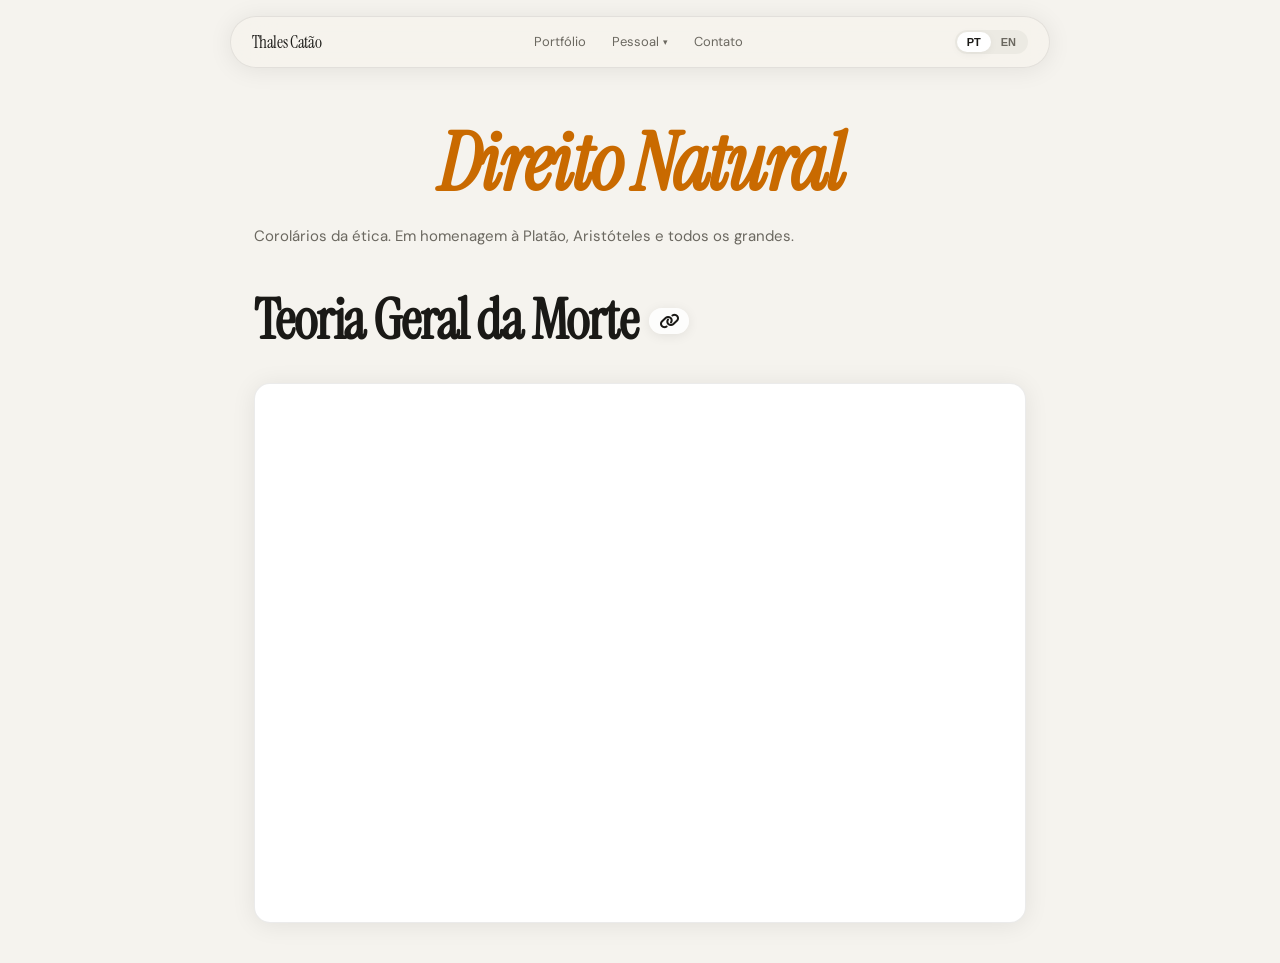
<file: law.html>
<!DOCTYPE html>
<html lang="pt-BR">
<head>
  <script async src="https://www.googletagmanager.com/gtag/js?id=G-N2FXM37GE5"></script>
<script>
  window.dataLayer = window.dataLayer || [];
  function gtag(){dataLayer.push(arguments);}
  gtag('js', new Date());

  gtag('config', 'G-N2FXM37GE5');
</script>

<script type="text/javascript">
    (function(c,l,a,r,i,t,y){
        c[a]=c[a]||function(){(c[a].q=c[a].q||[]).push(arguments)};
        t=l.createElement(r);t.async=1;t.src="https://www.clarity.ms/tag/"+i;
        y=l.getElementsByTagName(r)[0];y.parentNode.insertBefore(t,y);
    })(window, document, "clarity", "script", "wnv4v8innq");
</script>

  <meta charset="UTF-8" />
  <meta name="google" content="notranslate">
  <meta name="viewport" content="width=device-width, initial-scale=1.0" />
  <meta name="description" content="Página Pessoal de Thales Catão com conteúdo sobre Direito Natural e a Teoria Geral da Morte.">

  <meta property="og:type" content="website">
  <meta property="og:url" content="https://thalescatao.github.io/law.html">
  <meta property="og:title" content="Thales Catão | Law">
  <meta property="og:description" content="Página Pessoal de Thales Catão com conteúdo sobre Direito Natural e a Teoria Geral da Morte.">
  <meta property="og:image" content="https://thalescatao.github.io/favicon.png">

  <meta name="twitter:card" content="summary_large_image">
  <meta name="twitter:url" content="https://thalescatao.github.io/law.html">
  <meta name="twitter:title" content="Thales Catão | Law">  
  <meta name="twitter:description" content="Página Pessoal de Thales Catão com conteúdo sobre Direito Natural e a Teoria Geral da Morte.">
  <meta name="twitter:image" content="https://thalescatao.github.io/favicon.png">

  <title>Thales Catão | Law</title>
  <link rel="canonical" href="https://thalescatao.github.io/law.html"/>
  <link rel="icon" type="image/png" href="favicon.png" />
  <link rel="preconnect" href="https://fonts.googleapis.com" />
  <link rel="preconnect" href="https://fonts.gstatic.com" crossorigin />
  <link href="https://fonts.googleapis.com/css2?family=Instrument+Serif:ital@0;1&family=DM+Sans:wght@300;400;500&display=swap" rel="stylesheet" />
  <link rel="stylesheet" href="https://cdnjs.cloudflare.com/ajax/libs/font-awesome/6.5.0/css/all.min.css"/>
  <style>
    :root{
      --bg:#f5f3ee;--surface:#eceae3;--text:#1a1916;--muted:#6b6860;
      --accent:#C96A00;--accent-lt:#FEF0DE;--border:rgba(0,0,0,0.08);
      --nav-bg:rgba(245,243,238,0.72);--card-bg:#ffffff;--shadow:0 2px 24px rgba(0,0,0,0.08);
    }
    
    @media(prefers-color-scheme:dark){
      :root{--bg:#111210;--surface:#1c1d1a;--text:#e8e6df;--muted:#8a8880;--accent:#F0922B;--accent-lt:#261600;--border:rgba(255,255,255,0.08);--nav-bg:rgba(17,18,16,0.72);--card-bg:#1c1d1a;--shadow:0 2px 24px rgba(0,0,0,0.4);}
      /* Remove the invert filter in dark mode because the native document is already dark */
      .doc-container iframe { filter: none; }
    }
    
    *,*::before,*::after{box-sizing:border-box;margin:0;padding:0;}
    body{font-family:'DM Sans',sans-serif;background:var(--bg);color:var(--text);font-size:16px;line-height:1.7;}
    
    nav{
      position:fixed;top:16px;left:50%;transform:translateX(-50%);
      width:min(820px,calc(100% - 32px));
      padding:0 22px;height:52px;display:flex;align-items:center;justify-content:space-between;
      z-index:100;
    }
    nav::before{
      content:'';position:absolute;inset:0;
      background:var(--nav-bg);
      backdrop-filter:blur(22px) saturate(1.7);-webkit-backdrop-filter:blur(22px) saturate(1.7);
      border:0.5px solid var(--border);border-radius:999px;
      box-shadow:var(--shadow);z-index:-1;
    }
    .nav-logo{font-family:'Instrument Serif',serif;font-size:17px;color:var(--text);text-decoration:none;letter-spacing:-0.02em;white-space:nowrap;}
    .nav-center{display:flex;gap:2px;list-style:none;align-items:center;}
    .nav-center>li>a{text-decoration:none;font-size:13px;color:var(--muted);padding:6px 12px;border-radius:999px;transition:background .15s,color .15s;cursor:pointer;display:flex;align-items:center;gap:4px;}
    .nav-center>li>a:hover{background:var(--surface);color:var(--text);}
    .has-dropdown{position:relative;}
    .chevron{font-size:9px;transition:transform .2s;display:inline-block;margin-top:1px;}
    
    /* Specific selector to prevent "more" arrow from rotating when main dropdown opens */
    .has-dropdown.open > #dd-btn .chevron {transform:rotate(180deg);}

    .dropdown-menu{
      position:absolute;top:calc(100% + 12px);left:50%;transform:translateX(-50%);
      background:var(--nav-bg);backdrop-filter:blur(22px) saturate(1.7);-webkit-backdrop-filter:blur(22px) saturate(1.7);
      border:0.5px solid var(--border);border-radius:20px;padding:12px 12px 0 12px;
      min-width:190px;display:none;flex-direction:column;gap:6px;box-shadow:var(--shadow);
    }
    .has-dropdown.open .dropdown-menu{display:flex;}
    .dropdown-menu a{padding:12px 16px;border-radius:12px;font-size:14px;color:var(--muted);text-decoration:none;transition:background .15s,color .15s;display:flex;align-items:center;gap:12px;white-space:nowrap;}
    .dropdown-menu a:hover{background:var(--surface);color:var(--text);}
    
    /* More Menu Styles inside Dropdown */
    .more-container { display: flex; flex-direction: column; }
    .more-menu { display: none; flex-direction: column; gap: 6px; margin-bottom: 6px; }
    .more-container.open .more-menu { display: flex; }
    .more-toggle { 
      display: flex; justify-content: center; align-items: center; 
      margin: 0 -12px; height: 24px; cursor: pointer; 
      border-bottom-left-radius: 20px; border-bottom-right-radius: 20px; 
      color: var(--muted); transition: background .15s, color .15s; 
    }
    .more-toggle:hover { background: var(--surface); color: var(--text); }
    .more-container.open .more-toggle .chevron { transform: rotate(180deg); }
    
    .lang-switcher{display:flex;background:var(--surface);padding:2px;border-radius:999px;}
    .lang-btn{border:none;background:none;font-size:11px;font-weight:600;padding:4px 10px;border-radius:999px;cursor:pointer;color:var(--muted);transition:all .2s;}
    .lang-btn.active{background:var(--card-bg);color:var(--text);box-shadow:0 2px 8px rgba(0,0,0,0.05);}
    
    .nav-right { display: flex; align-items: center; gap: 8px; }
    .mobile-menu-btn { display: none; position: relative; width: 28px; height: 28px; background: none; border: none; color: var(--text); cursor: pointer; padding: 0; }
    .mobile-menu-btn span { position: absolute; left: 5px; width: 18px; height: 1.5px; background: currentColor; border-radius: 999px; transition: transform .22s ease, opacity .16s ease, top .22s ease; }
    .mobile-menu-btn span:nth-child(1) { top: 8px; }
    .mobile-menu-btn span:nth-child(2) { top: 13px; }
    .mobile-menu-btn span:nth-child(3) { top: 18px; }
    .mobile-menu-btn.active span:nth-child(1) { top: 13px; transform: rotate(45deg); }
    .mobile-menu-btn.active span:nth-child(2) { opacity: 0; transform: scaleX(0); }
    .mobile-menu-btn.active span:nth-child(3) { top: 13px; transform: rotate(-45deg); }
    
    @media(max-width:650px){
      .mobile-menu-btn { display: block; }
      .nav-center {
        display: none;
        position: absolute; top: calc(100% + 12px); left: auto; right: 0;
        width: max-content; min-width: 190px; max-width: calc(100vw - 32px);
        background: var(--nav-bg); backdrop-filter: blur(22px) saturate(1.7); -webkit-backdrop-filter: blur(22px) saturate(1.7);
        border: 0.5px solid var(--border); border-radius: 20px; padding: 12px;
        flex-direction: column; align-items: stretch; box-shadow: var(--shadow);
      }
      .nav-center.open { display: flex; }
      .nav-center > li { width: 100%; }
      .nav-center > li > a { width: 100%; justify-content: space-between; padding: 12px 16px; font-size: 14px; border-radius: 12px; }
      .dropdown-menu { position: relative; top: 0; left: 0; transform: none; align-self: stretch; width: 100%; max-width: 100%; box-shadow: none; border: none; background: transparent; padding: 4px 0 0; display: none; min-width: 0; gap: 6px; align-items: stretch; }
      .dropdown-menu a { width: 100%; justify-content: flex-start; }
      .has-dropdown.open .dropdown-menu { display: flex; }
      .more-container { width: 100%; }
      .more-toggle { width: 100%; margin: 0; border-radius: 0 0 12px 12px; height: 24px; align-self: stretch; }
      .doc-container { height: 350px; } /* Half of 700px */
    }

    main{max-width:820px;margin:0 auto;padding:120px 24px 40px;min-height:100vh;display:flex;flex-direction:column;}
    
    .page-header{display:flex;flex-direction:column;align-items:stretch;text-align:left;margin-bottom:40px;}
    h1{font-family:'Instrument Serif',serif;font-size:clamp(48px,8vw,80px);line-height:1.08;letter-spacing:-.03em;color:var(--accent);margin-bottom:18px;text-align:center;width:100%;}
    h1 em{font-style:italic;}
    .page-intro{width:100%;color:var(--muted);font-size:15px;line-height:1.7;text-align:justify;text-align-last:left;}

    .doc-heading{display:flex;align-items:center;justify-content:flex-start;gap:12px;flex-wrap:wrap;margin-bottom:32px;}
    h2{font-family:'Instrument Serif',serif;font-size:clamp(32px,5vw,56px);letter-spacing:-.02em;line-height:1.1;color:var(--text);text-align:left;}
    .source-pill{display:inline-flex;align-items:center;justify-content:center;width:40px;height:26px;border-radius:999px;background:rgba(255,255,255,.86);color:#1a1916;text-decoration:none;box-shadow:0 2px 12px rgba(0,0,0,.08);transition:opacity .2s,transform .2s;}
    .source-pill:hover{opacity:.84;transform:translateY(-1px);}

    /* Adjusted height to 540px (half of 1080px) */
    .doc-container{height: 540px; border:0.5px solid var(--border);border-radius:16px;overflow:hidden;background:var(--card-bg);box-shadow:var(--shadow); transition: background 0.3s;}
    
    /* Apply invert filter by default (for light mode) because the native document is dark */
    iframe{width:100%;height:100%;border:none; transition: filter 0.3s; filter: invert(0.9) hue-rotate(180deg);}
  </style>
</head>
<body>

<nav>
  <a class="nav-logo" href="index.html">Thales Catão</a>
  <ul class="nav-center" id="nav-center">
    <li><a href="index.html#portfolio" data-k="nav.portfolio">Portfólio</a></li>
    <li class="has-dropdown" id="dd-item">
      <a id="dd-btn" tabindex="0">
        <span data-k="nav.personal">Pessoal</span>
        <span class="chevron">▾</span>
      </a>
      <div class="dropdown-menu">
        <a href="workout.html">🏋️ <span data-k="nav.workout">Treino</span></a>
        <a href="nutrition.html">🥗 <span data-k="nav.nutrition">Nutrição</span></a>
        <a href="music-theory.html">🎵 <span data-k="nav.music">Teoria Musical</span></a>
        
        <div class="more-container" id="more-container">
          <div class="more-menu" id="more-menu">
            <a href="software.html">💻 <span data-k="nav.software">Software</span></a>
            <a href="law.html">⚖️ <span data-k="nav.law">Direito Natural</span></a>
          </div>
          <div class="more-toggle" id="more-toggle" tabindex="0">
            <span class="chevron">▾</span>
          </div>
        </div>

      </div>
    </li>
    <li><a href="contact.html" data-k="nav.contact">Contato</a></li>
  </ul>
  <div class="nav-right">
    <div class="lang-switcher">
      <button class="lang-btn" id="btn-pt" onclick="setLang('pt')">PT</button>
      <button class="lang-btn" id="btn-en" onclick="setLang('en')">EN</button>
    </div>
    <button class="mobile-menu-btn" id="mobile-menu-btn" aria-label="Menu" aria-expanded="false"><span></span><span></span><span></span></button>
  </div>
</nav>

<main>
  <header class="page-header">
    <h1><em data-k="title">Direito Natural</em></h1>
    <p class="page-intro" data-k="intro">Corolários da ética. Em homenagem à Platão, Aristóteles e todos os grandes.</p>
  </header>
  
  <div class="doc-heading">
    <h2 data-k="headline.death">Teoria Geral da Morte</h2>
    <a class="source-pill" href="https://docs.google.com/spreadsheets/d/17zLNuPOQivN2YDE8V33kUCuHmZRWV0gzCuFk6WW9W_A/view" target="_blank" rel="noopener" aria-label="Abrir planilha Teoria Geral da Morte">
      <i class="fa-solid fa-link" aria-hidden="true"></i>
    </a>
  </div>
  
  <div class="doc-container">
    <iframe src="https://docs.google.com/spreadsheets/d/17zLNuPOQivN2YDE8V33kUCuHmZRWV0gzCuFk6WW9W_A/preview"></iframe>
  </div>
</main>

<script>
const translations = {
  pt: {
    'nav.portfolio': 'Portfólio', 'nav.personal': 'Pessoal', 'nav.contact': 'Contato',
    'nav.workout': 'Treino', 'nav.nutrition': 'Nutrição', 'nav.music': 'Teoria Musical', 
    'nav.software': 'Software', 'nav.law': 'Direito Natural',
    'title': 'Direito Natural',
    'intro': 'Corolários da ética. Em homenagem à Platão, Aristóteles e todos os grandes.',
    'headline.death': 'Teoria Geral da Morte'
  },
  en: {
    'nav.portfolio': 'Portfolio', 'nav.personal': 'Personal', 'nav.contact': 'Contact',
    'nav.workout': 'Workout', 'nav.nutrition': 'Nutrition', 'nav.music': 'Music Theory', 
    'nav.software': 'Software', 'nav.law': 'Natural Law',
    'title': 'Natural Law',
    'intro': 'Corollaries of ethics. In honor of Plato, Aristotle, and all the greats. No pressure.',
    'headline.death': 'General Theory of Death'
  }
};

function setLang(lang) {
  try { localStorage.setItem('siteLang', lang); } catch(e) {}
  document.documentElement.lang = lang === 'pt' ? 'pt-BR' : 'en';

  document.getElementById('btn-pt')?.classList.toggle('active', lang === 'pt');
  document.getElementById('btn-en')?.classList.toggle('active', lang === 'en');
  
  document.querySelectorAll('[data-k]').forEach(el => {
    const key = el.getAttribute('data-k');
    if (translations[lang] && translations[lang][key]) {
      el.innerHTML = translations[lang][key];
    }
  });
}

// Navigation Events
const ddItem = document.getElementById('dd-item');
const ddBtn = document.getElementById('dd-btn');
const navCenter = document.getElementById('nav-center');
const mobileBtn = document.getElementById('mobile-menu-btn');

// Sub-dropdown references
const moreToggle = document.getElementById('more-toggle');
const moreContainer = document.getElementById('more-container');

mobileBtn?.addEventListener('click', e => {
  e.stopPropagation();
  const isOpen = navCenter.classList.toggle('open');
  mobileBtn.classList.toggle('active', isOpen);
  mobileBtn.setAttribute('aria-expanded', String(isOpen));
});

ddBtn?.addEventListener('click', e => {
  e.stopPropagation(); e.preventDefault();
  ddItem.classList.toggle('open');
});

moreToggle?.addEventListener('click', e => {
  e.stopPropagation(); e.preventDefault();
  moreContainer.classList.toggle('open');
});

document.addEventListener('click', e => {
  if (ddItem && !ddItem.contains(e.target)) {
    ddItem.classList.remove('open');
    moreContainer?.classList.remove('open'); // Reset sub-menu when main menu closes
  }
  if (navCenter && !navCenter.contains(e.target) && mobileBtn && !mobileBtn.contains(e.target)) {
    navCenter.classList.remove('open');
    mobileBtn.classList.remove('active');
    mobileBtn.setAttribute('aria-expanded', 'false');
  }
});

// Initialization
const savedLang = (() => { try { return localStorage.getItem('siteLang') || 'pt'; } catch(e) { return 'pt'; } })();
setLang(savedLang);
</script>
</body>
</html>
</file>
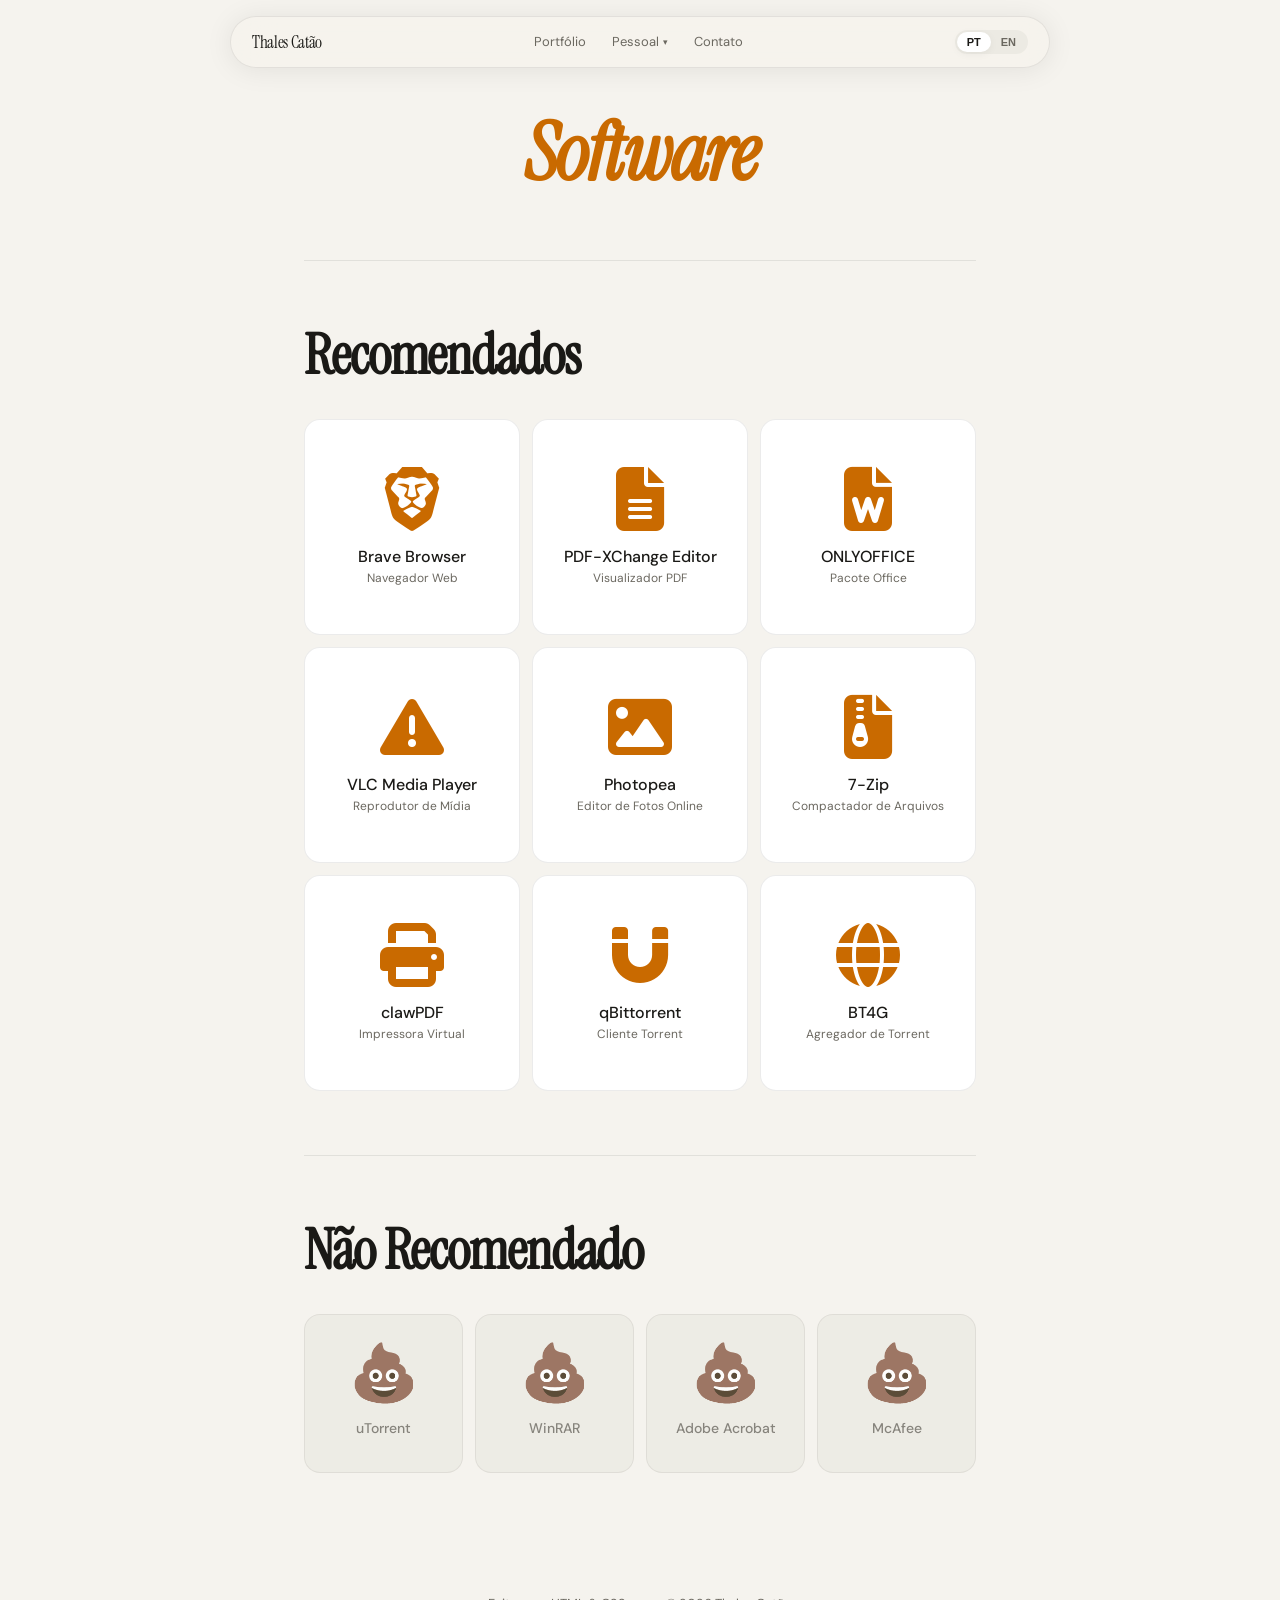
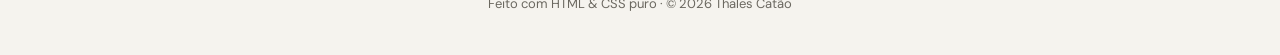
<file: software.html>
<!DOCTYPE html>
<html lang="pt-BR">
<head>
<script async src="https://www.googletagmanager.com/gtag/js?id=G-N2FXM37GE5"></script>
<script>
  window.dataLayer = window.dataLayer || [];
  function gtag(){dataLayer.push(arguments);}
  gtag('js', new Date());

  gtag('config', 'G-N2FXM37GE5');
</script>

<script type="text/javascript">
    (function(c,l,a,r,i,t,y){
        c[a]=c[a]||function(){(c[a].q=c[a].q||[]).push(arguments)};
        t=l.createElement(r);t.async=1;t.src="https://www.clarity.ms/tag/"+i;
        y=l.getElementsByTagName(r)[0];y.parentNode.insertBefore(t,y);
    })(window, document, "clarity", "script", "wnv4v8innq");
</script>

  <meta charset="UTF-8"/>
  <meta name="google" content="notranslate">
  <meta name="description" content="Página pessoal de Thales Catão com recomendações de software para Windows. Para usuários comuns, profissionais e avançados.">
  <meta name="viewport" content="width=device-width, initial-scale=1.0"/>
  
  <meta property="og:type" content="website">
  <meta property="og:url" content="https://thalescatao.github.io/software.html">
  <meta property="og:title" content="Thales Catão | Software">
  <meta property="og:description" content="Página pessoal de Thales Catão com recomendações de software para Windows. Para usuários comuns, profissionais e avançados.">
  <meta property="og:image" content="https://thalescatao.github.io/favicon.png">

  <meta name="twitter:card" content="summary_large_image">
  <meta name="twitter:url" content="https://thalescatao.github.io/software.html">
  <meta name="twitter:title" content="Thales Catão | Software">  
  <meta name="twitter:description" content="Página pessoal de Thales Catão com recomendações de software para Windows. Para usuários comuns, profissionais e avançados.">
  <meta name="twitter:image" content="https://thalescatao.github.io/favicon.png">

  <title>Thales Catão | Software</title>
  <link rel="canonical" href="https://thalescatao.github.io/software.html"/>
  <link rel="icon" type="image/png" href="favicon.png"/>
  <link rel="preconnect" href="https://fonts.googleapis.com"/>
  <link rel="preconnect" href="https://fonts.gstatic.com" crossorigin/>
  <link href="https://fonts.googleapis.com/css2?family=Instrument+Serif:ital@0;1&family=DM+Sans:wght@300;400;500&display=swap" rel="stylesheet"/>
  <link rel="stylesheet" href="https://cdnjs.cloudflare.com/ajax/libs/font-awesome/6.5.0/css/all.min.css"/>
  <style>
    :root{
      --bg:#f5f3ee;--surface:#eceae3;--text:#1a1916;--muted:#6b6860;
      --accent:#C96A00;--accent-lt:#FEF0DE;--border:rgba(0,0,0,0.08);
      --nav-bg:rgba(245,243,238,0.72);--card-bg:#ffffff;--shadow:0 2px 28px rgba(0,0,0,0.08);
    }
    @media(prefers-color-scheme:dark){:root{
      --bg:#111210;--surface:#1c1d1a;--text:#e8e6df;--muted:#8a8880;
      --accent:#F0922B;--accent-lt:#261600;--border:rgba(255,255,255,0.08);
      --nav-bg:rgba(17,18,16,0.72);--card-bg:#1c1d1a;--shadow:0 2px 28px rgba(0,0,0,0.45);
    }}
    *,*::before,*::after{box-sizing:border-box;margin:0;padding:0;}
    html{scroll-behavior:smooth;}
    body{font-family:'DM Sans',sans-serif;background:var(--bg);color:var(--text);font-size:16px;line-height:1.7;}

    nav{
      position:fixed;top:16px;left:50%;transform:translateX(-50%);
      width:min(820px,calc(100% - 32px));
      padding:0 22px;height:52px;display:flex;align-items:center;justify-content:space-between;
      z-index:100;
    }
    nav::before{
      content:'';position:absolute;inset:0;
      background:var(--nav-bg);
      backdrop-filter:blur(22px) saturate(1.7);-webkit-backdrop-filter:blur(22px) saturate(1.7);
      border:0.5px solid var(--border);border-radius:999px;
      box-shadow:var(--shadow);z-index:-1;
    }
    .nav-logo{font-family:'Instrument Serif',serif;font-size:17px;color:var(--text);text-decoration:none;letter-spacing:-0.02em;white-space:nowrap;}
    .nav-center{display:flex;gap:2px;list-style:none;align-items:center;}
    .nav-center>li>a{text-decoration:none;font-size:13px;color:var(--muted);padding:6px 12px;border-radius:999px;transition:background .15s,color .15s;cursor:pointer;display:flex;align-items:center;gap:4px;}
    .nav-center>li>a:hover{background:var(--surface);color:var(--text);}
    .has-dropdown{position:relative;}
    .chevron{font-size:9px;transition:transform .2s;display:inline-block;margin-top:1px;}
    
    /* Specific selector to prevent "more" arrow from rotating when main dropdown opens */
    .has-dropdown.open > #dd-btn .chevron {transform:rotate(180deg);}

    .dropdown-menu{
      position:absolute;top:calc(100% + 12px);left:50%;transform:translateX(-50%);
      background:var(--nav-bg);backdrop-filter:blur(22px) saturate(1.7);-webkit-backdrop-filter:blur(22px) saturate(1.7);
      border:0.5px solid var(--border);border-radius:20px;padding:12px 12px 0 12px;
      min-width:190px;display:none;flex-direction:column;gap:6px;box-shadow:var(--shadow);
    }
    .has-dropdown.open .dropdown-menu{display:flex;}
    .dropdown-menu a{padding:12px 16px;border-radius:12px;font-size:14px;color:var(--muted);text-decoration:none;transition:background .15s,color .15s;display:flex;align-items:center;gap:12px;white-space:nowrap;}
    .dropdown-menu a:hover{background:var(--surface);color:var(--text);}
    
    /* More Menu Styles inside Dropdown */
    .more-container { display: flex; flex-direction: column; }
    .more-menu { display: none; flex-direction: column; gap: 6px; margin-bottom: 6px; }
    .more-container.open .more-menu { display: flex; }
    .more-toggle { 
      display: flex; justify-content: center; align-items: center; 
      margin: 0 -12px; height: 24px; cursor: pointer; 
      border-bottom-left-radius: 20px; border-bottom-right-radius: 20px; 
      color: var(--muted); transition: background .15s, color .15s; 
    }
    .more-toggle:hover { background: var(--surface); color: var(--text); }
    .more-container.open .more-toggle .chevron { transform: rotate(180deg); }

    .lang-switcher{display:flex;background:var(--surface);padding:2px;border-radius:999px;}
    .lang-btn{border:none;background:none;font-size:11px;font-weight:600;padding:4px 10px;border-radius:999px;cursor:pointer;color:var(--muted);transition:all .2s;}
    .lang-btn.active{background:var(--card-bg);color:var(--text);box-shadow:0 2px 8px rgba(0,0,0,0.05);}
    
    .nav-right { display: flex; align-items: center; gap: 8px; }
    .mobile-menu-btn { display: none; position: relative; width: 28px; height: 28px; background: none; border: none; color: var(--text); cursor: pointer; padding: 0; }
    .mobile-menu-btn span { position: absolute; left: 5px; width: 18px; height: 1.5px; background: currentColor; border-radius: 999px; transition: transform .22s ease, opacity .16s ease, top .22s ease; }
    .mobile-menu-btn span:nth-child(1) { top: 8px; }
    .mobile-menu-btn span:nth-child(2) { top: 13px; }
    .mobile-menu-btn span:nth-child(3) { top: 18px; }
    .mobile-menu-btn.active span:nth-child(1) { top: 13px; transform: rotate(45deg); }
    .mobile-menu-btn.active span:nth-child(2) { opacity: 0; transform: scaleX(0); }
    .mobile-menu-btn.active span:nth-child(3) { top: 13px; transform: rotate(-45deg); }
    
    @media(max-width:650px){
      .mobile-menu-btn { display: block; }
      .nav-center {
        display: none;
        position: absolute; top: calc(100% + 12px); left: auto; right: 0;
        width: max-content; min-width: 190px; max-width: calc(100vw - 32px);
        background: var(--nav-bg); backdrop-filter: blur(22px) saturate(1.7); -webkit-backdrop-filter: blur(22px) saturate(1.7);
        border: 0.5px solid var(--border); border-radius: 20px; padding: 12px;
        flex-direction: column; align-items: stretch; box-shadow: var(--shadow);
      }
      .nav-center.open { display: flex; }
      .nav-center > li { width: 100%; }
      .nav-center > li > a { width: 100%; justify-content: space-between; padding: 12px 16px; font-size: 14px; border-radius: 12px; }
      .dropdown-menu { position: relative; top: 0; left: 0; transform: none; align-self: stretch; width: 100%; max-width: 100%; box-shadow: none; border: none; background: transparent; padding: 4px 0 0; display: none; min-width: 0; gap: 6px; align-items: stretch; }
      .dropdown-menu a { width: 100%; justify-content: flex-start; }
      .has-dropdown.open .dropdown-menu { display: flex; }
      .more-container { width: 100%; }
      .more-toggle { width: 100%; margin: 0; border-radius: 0 0 12px 12px; height: 24px; align-self: stretch; }
    }

    main{max-width:720px;margin:0 auto;padding:110px 24px 80px;}
    h1{font-family:'Instrument Serif',serif;font-size:clamp(48px,8vw,80px);line-height:1.08;letter-spacing:-.03em;text-align:center;margin-bottom:32px;color:var(--accent);}
    h1 em{font-style:italic;}

    h2{font-family:'Instrument Serif',serif;font-size:clamp(32px,5vw,56px);letter-spacing:-.02em;line-height:1.1;margin-bottom:32px;text-align:left;}

    .software-grid{
      display:grid;
      grid-template-columns:repeat(auto-fill,minmax(180px,1fr));
      gap:12px;
    }
    
    .software-card{
      display:flex;flex-direction:column;align-items:center;justify-content:center;
      background:var(--card-bg);border:0.5px solid var(--border);border-radius:16px;
      padding:24px 16px;text-decoration:none;color:var(--text);text-align:center;
      transition:transform .2s,box-shadow .2s,border-color .2s;
      aspect-ratio: 1; 
    }
    .software-card:hover{transform:translateY(-3px);box-shadow:var(--shadow);border-color:var(--accent);}
    .software-icon{font-size:64px;color:var(--accent);margin-bottom:16px; transition: transform 0.2s;}
    .software-card:hover .software-icon { transform: scale(1.05); }
    
    .software-name{
      font-size:16px;font-weight:500;margin-bottom:4px;line-height:1.2;
      user-select: text; -webkit-user-select: text; cursor: text;
    }
    
    .software-desc{
      font-size:12px;color:var(--muted);line-height:1.4;
      user-select: text; -webkit-user-select: text; cursor: text;
    }

    hr{border:none;border-top:0.5px solid var(--border);margin:64px auto;}

    .unadvised-grid {
      display: grid;
      grid-template-columns: repeat(auto-fill, minmax(140px, 1fr));
      gap: 12px;
    }
    .unadvised-card {
      display: flex; flex-direction: column; align-items: center; justify-content: center;
      background: var(--surface); border: 0.5px solid var(--border);
      border-radius: 16px; padding: 24px 16px; color: var(--muted); opacity: 0.8;
      aspect-ratio: 1;
    }
    .unadvised-icon { font-size: 56px; margin-bottom: 16px; line-height: 1; }
    
    .unadvised-name { 
      font-size: 14px; font-weight: 500; text-align: center; 
      user-select: text; -webkit-user-select: text; cursor: text;
    }

    footer{text-align:center;padding:40px 24px;font-size:13px;color:var(--muted);}

    @keyframes fadeUp{from{opacity:0;transform:translateY(16px);}to{opacity:1;transform:translateY(0);}}
    h1, hr:first-of-type, h2:first-of-type {animation:fadeUp .4s ease both;}
    .software-grid{animation:fadeUp .4s .1s ease both;}
    hr:last-of-type, .unadvised-section {animation:fadeUp .4s .2s ease both;}

    /* Mobile adjustments for the Recommendations grid */
    @media (max-width: 500px) {
      .software-grid {
        grid-template-columns: repeat(2, 1fr);
      }
      .software-card {
        padding: 16px 8px;
      }
      .software-icon {
        font-size: 40px;
        margin-bottom: 12px;
      }
      .software-name {
        font-size: 14px;
      }
      .software-desc {
        font-size: 11px;
      }
    }
  </style>
</head>
<body>

<nav>
  <a class="nav-logo" href="index.html">Thales Catão</a>
  <ul class="nav-center" id="nav-center">
    <li><a href="index.html#portfolio" data-k="nav.portfolio">Portfólio</a></li>
    <li class="has-dropdown" id="dd-item">
      <a id="dd-btn" tabindex="0">
        <span data-k="nav.personal">Pessoal</span>
        <span class="chevron">▾</span>
      </a>
      <div class="dropdown-menu">
        <a href="workout.html">🏋️ <span data-k="nav.workout">Treino</span></a>
        <a href="nutrition.html">🥗 <span data-k="nav.nutrition">Nutrição</span></a>
        <a href="music-theory.html">🎵 <span data-k="nav.music">Teoria Musical</span></a>
        
        <div class="more-container" id="more-container">
          <div class="more-menu" id="more-menu">
            <a href="software.html">💻 <span data-k="nav.software">Software</span></a>
            <a href="law.html">⚖️ <span data-k="nav.law">Direito Natural</span></a>
          </div>
          <div class="more-toggle" id="more-toggle" tabindex="0">
            <span class="chevron">▾</span>
          </div>
        </div>

      </div>
    </li>
    <li><a href="contact.html" data-k="nav.contact">Contato</a></li>
  </ul>
  <div class="nav-right">
    <div class="lang-switcher">
      <button class="lang-btn" id="btn-pt" onclick="setLang('pt')">PT</button>
      <button class="lang-btn" id="btn-en" onclick="setLang('en')">EN</button>
    </div>
    <button class="mobile-menu-btn" id="mobile-menu-btn" aria-label="Menu" aria-expanded="false"><span></span><span></span><span></span></button>
  </div>
</nav>

<main>
   <h1 data-k="title"><em>Software</em></h1>
   
   <hr />
   
   <h2 data-k="headline.rec">Recomendados</h2>
   
   <div class="software-grid">
    <a class="software-card" href="https://apps.microsoft.com/detail/XP8C9QZMS2PC1T" target="_blank" rel="noopener">
      <i class="software-icon fa-brands fa-brave"></i>
      <div class="software-name" onclick="event.preventDefault(); window.open('https://apps.microsoft.com/detail/XP8C9QZMS2PC1T', '_blank');">Brave Browser</div>
      <div class="software-desc" data-k="desc.brave">Navegador Web</div>
    </a>
    <a class="software-card" href="https://apps.microsoft.com/detail/XPDF9VL4D5XR9W" target="_blank" rel="noopener">
      <i class="software-icon fa-solid fa-file-lines"></i>
      <div class="software-name" onclick="event.preventDefault(); window.open('https://apps.microsoft.com/detail/XPDF9VL4D5XR9W', '_blank');">PDF-XChange Editor</div>
      <div class="software-desc" data-k="desc.pdf">Visualizador PDF</div>
    </a>
    <a class="software-card" href="https://apps.microsoft.com/detail/XPDLH3XBZXQV23" target="_blank" rel="noopener">
      <i class="software-icon fa-solid fa-file-word"></i>
      <div class="software-name" onclick="event.preventDefault(); window.open('https://apps.microsoft.com/detail/XPDLH3XBZXQV23', '_blank');">ONLYOFFICE</div>
      <div class="software-desc" data-k="desc.onlyoffice">Pacote Office</div>
    </a>
    <a class="software-card" href="https://apps.microsoft.com/detail/XPDM1ZW6815MQM" target="_blank" rel="noopener">
      <i class="software-icon fa-solid fa-triangle-exclamation"></i>
      <div class="software-name" onclick="event.preventDefault(); window.open('https://apps.microsoft.com/detail/XPDM1ZW6815MQM', '_blank');">VLC Media Player</div>
      <div class="software-desc" data-k="desc.vlc">Reprodutor de Mídia</div>
    </a>
    <a class="software-card" href="https://www.photopea.com/" target="_blank" rel="noopener">
      <i class="software-icon fa-solid fa-image"></i>
      <div class="software-name" onclick="event.preventDefault(); window.open('https://www.photopea.com/', '_blank');">Photopea</div>
      <div class="software-desc" data-k="desc.photopea">Editor de Fotos Online</div>
    </a>
    <a class="software-card" href="https://www.7-zip.org/download.html" target="_blank" rel="noopener">
      <i class="software-icon fa-solid fa-file-zipper"></i>
      <div class="software-name" onclick="event.preventDefault(); window.open('https://www.7-zip.org/download.html', '_blank');">7-Zip</div>
      <div class="software-desc" data-k="desc.7zip">Compactador de Arquivos</div>
    </a>
    <a class="software-card" href="https://github.com/clawsoftware/clawPDF" target="_blank" rel="noopener">
      <i class="software-icon fa-solid fa-print"></i>
      <div class="software-name" onclick="event.preventDefault(); window.open('https://github.com/clawsoftware/clawPDF', '_blank');">clawPDF</div>
      <div class="software-desc" data-k="desc.clawpdf">Impressora Virtual</div>
    </a>
    <a class="software-card" href="https://www.qbittorrent.org/download" target="_blank" rel="noopener">
      <i class="software-icon fa-solid fa-magnet"></i>
      <div class="software-name" onclick="event.preventDefault(); window.open('https://www.qbittorrent.org/download', '_blank');">qBittorrent</div>
      <div class="software-desc" data-k="desc.qbittorrent">Cliente Torrent</div>
    </a>
    <a class="software-card" href="https://bt4gprx.com/" target="_blank" rel="noopener">
      <i class="software-icon fa-solid fa-globe"></i>
      <div class="software-name" onclick="event.preventDefault(); window.open('https://bt4gprx.com/', '_blank');">BT4G</div>
      <div class="software-desc" data-k="desc.bt4g">Agregador de Torrent</div>
    </a>
  </div>

  <hr />

  <div class="unadvised-section">
    <h2 data-k="headline.unadv">Não Recomendado</h2>

    <div class="unadvised-grid">
      <div class="unadvised-card">
        <div class="unadvised-icon">💩</div>
        <div class="unadvised-name">uTorrent</div>
      </div>
      <div class="unadvised-card">
        <div class="unadvised-icon">💩</div>
        <div class="unadvised-name">WinRAR</div>
      </div>
      <div class="unadvised-card">
        <div class="unadvised-icon">💩</div>
        <div class="unadvised-name">Adobe Acrobat</div>
      </div>
      <div class="unadvised-card">
        <div class="unadvised-icon">💩</div>
        <div class="unadvised-name">McAfee</div>
      </div>
    </div>
  </div>

</main>

<footer><span data-k="footer">Feito com HTML & CSS puro · © 2026 Thales Catão</span></footer>

<script>
const translations = {
  pt: {
    'nav.portfolio': 'Portfólio', 'nav.personal': 'Pessoal', 'nav.contact': 'Contato',
    'nav.workout': 'Treino', 'nav.nutrition': 'Nutrição', 'nav.music': 'Teoria Musical', 
    'nav.software': 'Software', 'nav.law': 'Direito Natural',
    'title': '<em>Software</em>',
    'headline.rec': 'Recomendados',
    'desc.brave': 'Navegador Web', 'desc.pdf': 'Visualizador PDF',
    'desc.onlyoffice': 'Pacote Office', 'desc.vlc': 'Reprodutor de Mídia',
    'desc.photopea': 'Editor de Fotos Online', 'desc.7zip': 'Compactador de Arquivos',
    'desc.clawpdf': 'Impressora Virtual', 'desc.qbittorrent': 'Cliente Torrent',
    'desc.bt4g': 'Agregador de Torrent',
    'headline.unadv': 'Não Recomendado',
    'footer': 'Feito com HTML & CSS puro · © 2026 Thales Catão'
  },
  en: {
    'nav.portfolio': 'Portfolio', 'nav.personal': 'Personal', 'nav.contact': 'Contact',
    'nav.workout': 'Workout', 'nav.nutrition': 'Nutrition', 'nav.music': 'Music Theory', 
    'nav.software': 'Software', 'nav.law': 'Natural Law',
    'title': '<em>Software</em>',
    'headline.rec': 'Recommendations',
    'desc.brave': 'Web Browser', 'desc.pdf': 'High Performance PDF Viewer',
    'desc.onlyoffice': 'Office Suite', 'desc.vlc': 'Media Player',
    'desc.photopea': 'Online Photo Editor', 'desc.7zip': 'File archiver',
    'desc.clawpdf': 'Virtual Printer', 'desc.qbittorrent': 'Torrenting Client',
    'desc.bt4g': 'Torrent Aggregator',
    'headline.unadv': 'Unadvised',
    'footer': 'Built with pure HTML & CSS · © 2026 Thales Catão'
  }
};

function setLang(lang) {
  try { localStorage.setItem('siteLang', lang); } catch(e) {}
  document.documentElement.lang = lang === 'pt' ? 'pt-BR' : 'en';

  document.getElementById('btn-pt')?.classList.toggle('active', lang === 'pt');
  document.getElementById('btn-en')?.classList.toggle('active', lang === 'en');
  
  document.querySelectorAll('[data-k]').forEach(el => {
    const key = el.getAttribute('data-k');
    if (translations[lang] && translations[lang][key]) {
      el.innerHTML = translations[lang][key];
    }
  });
}

// Navigation Events
const ddItem = document.getElementById('dd-item');
const ddBtn = document.getElementById('dd-btn');
const navCenter = document.getElementById('nav-center');
const mobileBtn = document.getElementById('mobile-menu-btn');

// Sub-dropdown references
const moreToggle = document.getElementById('more-toggle');
const moreContainer = document.getElementById('more-container');

mobileBtn?.addEventListener('click', e => {
  e.stopPropagation();
  const isOpen = navCenter.classList.toggle('open');
  mobileBtn.classList.toggle('active', isOpen);
  mobileBtn.setAttribute('aria-expanded', String(isOpen));
});

ddBtn?.addEventListener('click', e => {
  e.stopPropagation(); e.preventDefault();
  ddItem.classList.toggle('open');
});

moreToggle?.addEventListener('click', e => {
  e.stopPropagation(); e.preventDefault();
  moreContainer.classList.toggle('open');
});

document.addEventListener('click', e => {
  if (ddItem && !ddItem.contains(e.target)) {
    ddItem.classList.remove('open');
    moreContainer?.classList.remove('open'); // Reset sub-menu when main menu closes
  }
  if (navCenter && !navCenter.contains(e.target) && mobileBtn && !mobileBtn.contains(e.target)) {
    navCenter.classList.remove('open');
    mobileBtn.classList.remove('active');
    mobileBtn.setAttribute('aria-expanded', 'false');
  }
});

// Avoid link dragging when selecting text
document.querySelectorAll('.software-name, .software-desc').forEach(el => {
  el.addEventListener('mousedown', function(e) {
    // Only stop propagation if we are interacting with the text
    // This allows text selection without dragging the whole anchor
    e.stopPropagation();
  });
});

// Initialization
const savedLang = (() => { try { return localStorage.getItem('siteLang') || 'pt'; } catch(e) { return 'pt'; } })();
setLang(savedLang);
</script>
</body>
</html>
</file>
<file: global.css>
:root {
  --font-sans: 'DM Sans', sans-serif;
  --font-serif: 'Instrument Serif', serif;
  --bg: #f4f1ec;
  --surface: #fcfaf7;
  --text: #2b2824;
  --muted: #6b6660;
  --accent: #db740a;
  --accent-lt: color-mix(in srgb, var(--accent) 15%, var(--surface));
  --glass-bg: color-mix(in srgb, var(--surface) 67%, transparent);
  --glass-blur: blur(24px);
  --nav-height: 54px;
  --nav-half: 27px;
  --type-title: 60px;
  --type-subtitle: 42px;

}

@media(prefers-color-scheme:dark) {
  :root {
    --bg: #121110;
    --surface: #252321;
    --text: #d8d5c6;
    --muted: #948f87;
    --accent: #ec8716;
    --accent-lt: color-mix(in srgb, var(--accent) 15%, var(--bg));
  }
}

html[data-theme="dark"] {
  --bg: #121110;
  --surface: #252321;
  --text: #d8d5c6;
  --muted: #948f87;
  --accent: #ec8716;
  --accent-lt: color-mix(in srgb, var(--accent) 15%, var(--bg));
}

html[data-theme="light"] {
  --bg: #f4f1ec;
  --surface: #fcfaf7;
  --text: #2b2824;
  --muted: #6b6660;
  --accent: #db740a;
  --accent-lt: color-mix(in srgb, var(--accent) 15%, var(--surface));
}

*,
*::before,
*::after {
  box-sizing: border-box;
  margin: 0;
  padding: 0;
  -webkit-tap-highlight-color: transparent;
}

html {
  scroll-behavior: smooth;
  scrollbar-gutter: stable;
}

main {
  margin: 0 auto;
  padding: 90px 30px 90px 30px;
  width: 100%;
}

h1 {
  font-family: var(--font-serif);
  font-size: var(--type-title);
  color: var(--accent);
  text-align: center;
  animation: fadeUp .4s ease both;
}

h2 {
  font-family: var(--font-serif);
  color: var(--text);
  text-align: left;
  font-size: var(--type-subtitle);
  line-height: 1.08;
  letter-spacing: -.03em;
  margin-bottom: 30px;
}

body {
  font-family: var(--font-sans);
  background: var(--bg);
  color: var(--muted);
  font-size: 18px;
  line-height: 2.1;
  transition: background .3s, color .3s;
  position: relative;

  /* Sticky Footer Setup */
  min-height: 100vh;
  display: flex;
  flex-direction: column;
}

hr {
  border: none;
  border-top: 0.5px solid color-mix(in srgb, var(--muted) 25%, transparent);
  height: 0;
  clear: both;
  margin: 30px 0;
}

.page-header {
  display: flex;
  flex-direction: column;
  align-items: stretch;
  text-align: left;
  margin-bottom: 40px;
}

.page-intro {
  line-height: 1.5;
  text-align: justify;
}

.title-row {
  position: relative;
  display: flex;
  justify-content: center;
  align-items: center;
  width: 100%;
}

.title-row h1 {
  position: relative;
  margin-bottom: 0;
  display: inline-flex;
  align-items: center;
}

.source-pill {
  display: inline-flex;
  align-items: center;
  justify-content: center;
  width: 40px;
  height: 26px;
  border-radius: 999px;
  background: var(--accent-lt);
  color: var(--accent);
  text-decoration: none;
  font-size: 18px;
  transition: background 0.4s, transform 0.2s;
}

.source-pill:hover {
  background: color-mix(in srgb, var(--accent) 20%, var(--accent-lt));
  transform: translateY(-1px);
}

.title-row .source-pill {
  position: absolute;
  left: 100%;
  top: 50%;
  transform: translateY(-50%);
  margin-left: 16px;
}

.title-row .source-pill:hover {
  transform: translateY(calc(-50% - 1px));
}

.reveal {
  opacity: 0;
  transform: translateY(24px);
  transition: opacity 0.6s cubic-bezier(0.16, 1, 0.3, 1),
    transform 0.6s cubic-bezier(0.16, 1, 0.3, 1);
  transition-delay: var(--reveal-d, 0s);
  will-change: transform, opacity;
  backface-visibility: hidden;
  -webkit-backface-visibility: hidden;
}

.reveal.revealed {
  opacity: 1;
  transform: none;
}

footer {
  text-align: center;
  padding: 30px 24px 60px;
  font-size: 15px;

  /* Pushes footer to the bottom on short pages */
  margin-top: auto;
}

/* Navegação */

nav {
  position: fixed;
  top: 18px;
  left: 50%;
  transform: translateX(-50%);
  width: min(820px, calc(100% - 30px));
  padding: 0 18px;
  height: var(--nav-height);
  display: flex;
  align-items: center;
  justify-content: space-between;
  z-index: 100;
}

nav::before {
  content: '';
  position: absolute;
  inset: 0;
  background: color-mix(in srgb, var(--surface) 75%, transparent);
  backdrop-filter: blur(12px) saturate(1.6);
  -webkit-backdrop-filter: blur(12px) saturate(1.6);
  border: 0.5px solid color-mix(in srgb, var(--muted) 25%, transparent);
  border-radius: var(--nav-half);
  z-index: -1;
}

.nav-left {
  display: flex;
  align-items: center;
  gap: 0px;
  margin-left: -9px;
}

.nav-logo {
  font-family: var(--font-serif);
  color: color-mix(in srgb, var(--text) 80%, var(--surface));
  height: var(--nav-height);
  display: flex;
  align-items: center;
  font-size: 21px;
  text-decoration: none;
  letter-spacing: -0.02em;
  white-space: nowrap;
}

.nav-logo:hover {
  color: var(--text);
}

.nav-links {
  display: flex;
  list-style: none;
  align-items: center;
}

@media(min-width:651px) {
  .nav-links {
    position: absolute;
    left: 50%;
    transform: translateX(-50%);
  }
}

/* 3 Individual Links */

.nav-links>li>a,
#nav-dropdown-button {
  text-decoration: none;
  font-family: inherit;
  font-size: 15px;
  line-height: 1;
  color: var(--muted);
  height: var(--nav-height);
  padding: 0 10px;
  border: none;
  background: none;
  cursor: pointer;
  display: inline-flex;
  align-items: center;
  gap: 4px;
  transition: color .15s;
  white-space: nowrap;
}

.nav-links>li>a:hover,
.nav-links>li>a:focus-visible,
#nav-dropdown-button:hover,
#nav-dropdown-button:focus-visible,
.nav-dropdown.open>#nav-dropdown-button {
  color: var(--text);
}

.nav-dropdown {
  position: relative;
}

.nav-chevron {
  font-size: 11px;
  line-height: 1;
  transition: transform .2s;
  display: inline-block;
}

.nav-dropdown.open>#nav-dropdown-button .nav-chevron {
  transform: rotate(180deg);
}

/* Dropdown Panel */

.nav-dropdown-panel {
  background: color-mix(in srgb, var(--surface) 75%, transparent);
  backdrop-filter: blur(12px) saturate(1.6);
  -webkit-backdrop-filter: blur(12px) saturate(1.6);
  border: 0.5px solid color-mix(in srgb, var(--muted) 25%, transparent);
  border-radius: var(--nav-half);
  overflow: hidden;
  flex-direction: column;
  align-items: stretch;
  gap: 0;
}

.nav-dropdown-link {
  height: var(--nav-height);
  padding: 0 15px;
  border-radius: 0;
  font-size: 15px;
  color: var(--muted);
  text-decoration: none;
  transition: background .15s, color .15s;
  display: flex;
  align-items: center;
  gap: 12px;
  white-space: nowrap;
  width: 100%;
}

.nav-dropdown-link:hover,
.nav-dropdown-link:focus-visible,
.nav-dropdown-link:active {
  background: color-mix(in srgb, var(--bg) 50%, transparent);
  color: var(--text);
}

.nav-dropdown-panel {
  position: absolute;
  top: calc(100% + 9px);
  left: 50%;
  transform: translateX(-50%);
  width: max-content;
  min-width: 0;
  display: flex;
  flex-direction: column;
  max-height: 0;
  opacity: 0;
  overflow: hidden;
  pointer-events: none;
  transition:
    max-height .3s cubic-bezier(.16, 1, .3, 1),
    opacity .18s ease;
}

.nav-dropdown.open>.nav-dropdown-panel {
  max-height: 190px;
  opacity: 1;
  pointer-events: auto;
  transition:
    max-height .35s cubic-bezier(.16, 1, .3, 1),
    opacity .12s ease;
}

.nav-dropdown.open>.nav-dropdown-panel:has(.nav-more-group.open) {
  max-height: 300px;
}

.nav-more-group {
  display: flex;
  flex-direction: column;
  gap: 0;
}

.nav-more-menu {
  display: flex;
  flex-direction: column;
  gap: 0;
  max-height: 0;
  opacity: 0;
  overflow: hidden;
  pointer-events: none;
  transition:
    max-height .25s cubic-bezier(.16, 1, .3, 1),
    opacity .15s ease;
}

.nav-more-group.open .nav-more-menu {
  max-height: 110px;
  opacity: 1;
  pointer-events: auto;
  transition:
    max-height .3s cubic-bezier(.16, 1, .3, 1),
    opacity .1s ease;
}

.nav-more-toggle {
  display: flex;
  justify-content: center;
  align-items: center;
  width: 100%;
  height: var(--nav-half);
  flex-shrink: 0;
  border-radius: 0;
  border: none;
  background: none;
  color: var(--muted);
  font-family: inherit;
  font-size: inherit;
  transition: background .15s, color .15s;
}

.nav-more-toggle:hover,
.nav-more-toggle:focus-visible,
.nav-more-toggle:active {
  background: color-mix(in srgb, var(--bg) 50%, transparent);
  color: var(--text);
}

.nav-more-group.open .nav-more-toggle .nav-chevron {
  transform: rotate(180deg);
}

.lang-switcher {
  display: flex;
  background: var(--bg);
  border: 0.5px solid var(--muted);
  padding: 2px;
  border-radius: 999px;
  position: relative;
}

.lang-switcher::before {
  content: '';
  position: absolute;
  top: 2px;
  left: 2px;
  width: calc(50% - 2px);
  height: calc(100% - 4px);
  background: var(--surface);
  border-radius: 999px;
  transition: transform .35s cubic-bezier(.4, 0, .2, 1);
  z-index: 0;
}

.lang-switcher[data-lang="en"]::before {
  transform: translateX(100%);
}

.lang-btn {
  border: none;
  background: none;
  font-size: 12px;
  font-weight: 600;
  padding: 4px 10px;
  border-radius: 999px;
  cursor: pointer;
  color: var(--muted);
  transition: color .2s;
  position: relative;
  z-index: 1;
}

.lang-btn.active {
  color: var(--text);
}

.theme-toggle-btn {
  background: none;
  border: none;
  cursor: pointer;
  padding: 6px;
  display: flex;
  align-items: center;
  justify-content: center;
  color: var(--muted);
  font-size: 18px;
  transition: color 0.2s, transform 0.2s;
}

.theme-toggle-btn:hover {
  color: var(--text);
}

.theme-toggle-btn .icon-sun {
  display: inline-block;
}

.theme-toggle-btn .icon-moon {
  display: none;
}

@media (prefers-color-scheme: dark) {
  .theme-toggle-btn .icon-sun {
    display: none;
  }

  .theme-toggle-btn .icon-moon {
    display: inline-block;
  }
}

html[data-theme="dark"] .theme-toggle-btn .icon-sun {
  display: none;
}

html[data-theme="dark"] .theme-toggle-btn .icon-moon {
  display: inline-block;
}

html[data-theme="light"] .theme-toggle-btn .icon-sun {
  display: inline-block;
}

html[data-theme="light"] .theme-toggle-btn .icon-moon {
  display: none;
}

.nav-right {
  display: flex;
  align-items: center;
  gap: 8px;
}

/* Hamburger menu */

.nav-mobile-toggle {
  display: none;
  position: relative;
  width: 30px;
  height: 30px;
  background: none;
  border: none;
  color: var(--text);
  cursor: pointer;
  padding: 0;
}

.nav-mobile-toggle span {
  position: absolute;
  left: 5px;
  width: 18px;
  height: 1.5px;
  background: currentColor;
  border-radius: 999px;
  transition: transform .22s ease, opacity .16s ease, top .22s ease;
}

.nav-mobile-toggle span:nth-child(1) {
  top: 8px;
}

.nav-mobile-toggle span:nth-child(2) {
  top: 13px;
}

.nav-mobile-toggle span:nth-child(3) {
  top: 18px;
}

.nav-mobile-toggle.active span:nth-child(1) {
  top: 13px;
  transform: rotate(45deg);
}

.nav-mobile-toggle.active span:nth-child(2) {
  opacity: 0;
  transform: scaleX(0);
}

.nav-mobile-toggle.active span:nth-child(3) {
  top: 13px;
  transform: rotate(-45deg);
}

@media(max-width:650px) {
  :root {
    --glass-blur: none;
  }

  .nav-mobile-toggle {
    display: block;
  }

  nav {
    overflow: visible;
  }

  .nav-links {
    display: flex;
    flex-direction: column;
    position: absolute;
    top: calc(100% + var(--nav-half));
    right: 0;
    width: max-content;
    min-width: 0;
    max-width: calc(100vw - 32px);
    z-index: 1;
    gap: 0;
    align-items: stretch;
    overflow: hidden;
    background: color-mix(in srgb, var(--surface) 75%, transparent);
    backdrop-filter: blur(12px) saturate(1.6);
    -webkit-backdrop-filter: blur(12px) saturate(1.6);
    border: 0.5px solid color-mix(in srgb, var(--muted) 25%, transparent);
    border-radius: var(--nav-half);
    max-height: 0;
    opacity: 0;
    pointer-events: none;
    border-color: transparent;
    transition: none;
  }

  .nav-links.open {
    max-height: 500px;
    opacity: 1;
    pointer-events: auto;
    border-color: color-mix(in srgb, var(--muted) 25%, transparent);
    transition:
      max-height .4s cubic-bezier(.16, 1, .3, 1),
      opacity .15s ease;
  }

  .nav-links>li {
    width: 100%;
  }

  .nav-links>li>a,
  .nav-dropdown>#nav-dropdown-button {
    display: flex;
    align-items: center;
    gap: 12px;
    width: 100%;
    justify-content: space-between;
    padding: 0 16px;
    font-size: 15px;
    line-height: 1;
    border-radius: 0;
    height: var(--nav-height);
    color: var(--muted);
    white-space: nowrap;
  }

  .nav-links>li>a:hover,
  .nav-links>li>a:focus-visible,
  .nav-dropdown>#nav-dropdown-button:hover,
  .nav-dropdown>#nav-dropdown-button:focus-visible {
    color: var(--text);
  }

  /* Personal block when closed*/
  .nav-dropdown {
    position: static;
    display: flex;
    flex-direction: column;
    align-self: center;
    border: 0.5px solid color-mix(in srgb, var(--muted) 25%, transparent);
    border-radius: var(--nav-half);
    background: color-mix(in srgb, var(--surface) 50%, transparent);
    overflow: hidden;
    transition: border-color .2s, background .2s;
  }

  /* Personal block when open*/
  .nav-dropdown.open {
    border-color: var(--muted);
    background: transparent;
  }

  .nav-dropdown.open>#nav-dropdown-button {
    background: color-mix(in srgb, var(--surface) 20%, transparent);
    color: var(--text);
    border-bottom: 0.5px solid color-mix(in srgb, var(--muted) 25%, transparent);
  }

  .nav-dropdown>#nav-dropdown-button:hover,
  .nav-dropdown>#nav-dropdown-button:focus-visible {
    background: color-mix(in srgb, var(--bg) 50%, transparent);
    color: var(--text);
  }

  .nav-dropdown .nav-dropdown-panel {
    position: static;
    transform: none;
    width: 100%;
    min-width: 0;
    max-width: none;
    border: none;
    border-radius: 0;
    background: transparent;
    backdrop-filter: none;
    -webkit-backdrop-filter: none;
    display: flex;
    flex-direction: column;
    max-height: 0;
    overflow: hidden;
    opacity: 0;
    pointer-events: none;
    transition: max-height .25s ease, opacity .2s ease, background .2s;
  }

  .nav-dropdown.open>.nav-dropdown-panel {
    max-height: 320px;
    opacity: 1;
    pointer-events: auto;
  }

  .nav-dropdown .nav-more-menu {
    display: flex;
    flex-direction: column;
    max-height: 0;
    overflow: hidden;
    opacity: 0;
    pointer-events: none;
    transition: max-height .25s ease, opacity .2s ease, background .2s;
  }

  .nav-more-group.open .nav-more-menu {
    max-height: 120px;
    opacity: 1;
    pointer-events: auto;
  }

  .nav-dropdown .nav-dropdown-panel a:hover,
  .nav-dropdown .nav-dropdown-panel a:focus-visible,
  .nav-dropdown .nav-dropdown-panel a:active,
  .nav-dropdown .nav-more-toggle:hover,
  .nav-dropdown .nav-more-toggle:focus-visible,
  .nav-dropdown .nav-more-toggle:active {
    background: color-mix(in srgb, var(--bg) 50%, transparent);
    color: var(--text);
  }

  .nav-more-group {
    width: 100%;
  }
}

@keyframes fadeUp {
  from {
    opacity: 0;
    transform: translateY(18px);
  }

  to {
    opacity: 1;
    transform: none;
  }
}

@media (orientation: landscape) and (max-height: 540px) {
  :root {
    --nav-height: 42px;
    --nav-half: 21px;
  }

  nav {
    top: 12px;
    padding: 0 15px;
  }

  .nav-logo {
    font-size: 18px;
  }

  .nav-links>li>a,
  #nav-dropdown-button {
    padding: 0 9px;
  }

  .lang-btn {
    padding: 3px 9px;
  }

  .theme-toggle-btn {
    font-size: 15px;
    padding: 6px;
  }
}

/* Background */

.structural-bg {
  position: absolute;
  inset: 0;
  z-index: -2;
  pointer-events: none;
  overflow: hidden;
}

.grid-rect {
  opacity: 0.5;
}

.structural-svg {
  position: absolute;
  inset: 0;
  width: 100%;
  height: 100%;
  pointer-events: none;
  transform: translate3d(0, 0, 0);
  backface-visibility: hidden;
  -webkit-backface-visibility: hidden;
}

.ambient-blob {
  position: absolute;
  filter: blur(40px);
  -webkit-filter: blur(40px);
  opacity: 0.1;
  pointer-events: none;
  z-index: -3;
  will-change: transform;
  backface-visibility: hidden;
  -webkit-backface-visibility: hidden;
}

.blob-orange {
  width: 660px;
  height: 450px;
  background: radial-gradient(ellipse at center, var(--accent) 0%, transparent 65%);
  top: 240px;
  left: -240px;
  border-radius: 42% 58% 70% 30% / 45% 45% 55% 55%;
  animation: organic-morph-1 45s infinite ease-in-out;
  opacity: 0.15;
}

.blob-clay {
  width: 810px;
  height: 540px;
  background: radial-gradient(ellipse at center, color-mix(in srgb, var(--accent) 14%, var(--surface)) 0%, transparent 65%);
  top: 600px;
  right: -180px;
  border-radius: 70% 30% 52% 48% / 60% 40% 60% 40%;
  animation: organic-morph-2 60s infinite ease-in-out;
  opacity: 0.3;
}

@media (max-width: 650px) {
  .ambient-blob {
    display: block !important;
    filter: none !important;
    -webkit-filter: none !important;
    animation: none !important;
  }

}

@media (prefers-reduced-motion: reduce) {
  html {
    scroll-behavior: auto !important;
  }

  *,
  *::before,
  *::after {
    animation-duration: 0.01ms !important;
    animation-iteration-count: 1 !important;
    transition-duration: 0.01ms !important;
    scroll-behavior: auto !important;
  }

  .reveal {
    opacity: 1 !important;
    transform: none !important;
    transition: none !important;
  }

  .ambient-blob {
    animation: none !important;
    filter: none !important;
    -webkit-filter: none !important;
    display: none !important;
  }
}

@keyframes organic-morph-1 {
  0% {
    transform: translate(0, 0) scale(1) rotate(0deg);
  }

  33% {
    transform: translate(30px, -50px) scale(1.1) rotate(120deg);
  }

  66% {
    transform: translate(-40px, 40px) scale(0.95) rotate(240deg);
  }

  100% {
    transform: translate(0, 0) scale(1) rotate(360deg);
  }
}

@keyframes organic-morph-2 {
  0% {
    transform: translate(0, 0) scale(1) rotate(0deg);
  }

  33% {
    transform: translate(-30px, 40px) scale(0.9) rotate(-120deg);
  }

  66% {
    transform: translate(40px, -30px) scale(1.1) rotate(-240deg);
  }

  100% {
    transform: translate(0, 0) scale(1) rotate(-360deg);
  }
}

/* Other Definitions */

iframe {
  width: 100%;
  height: 100%;
  border: none;
  transition: filter 0.3s;
}

.sheet-container,
.doc-container {
  position: relative;
  background: var(--bg);
  border-radius: 18px;
  overflow: hidden;
  border: 0.5px solid var(--muted);
  transition: border-color 0.3s, background-color 0.3s;
}

.iframe-spinner {
  position: absolute;
  inset: 0;
  display: flex;
  align-items: center;
  justify-content: center;
  background: var(--bg);
  z-index: 5;
  transition: opacity 0.3s ease, visibility 0.3s ease;
}

.iframe-spinner.loaded {
  opacity: 0;
  visibility: hidden;
  pointer-events: none;
}

.s-spinner {
  width: 30px;
  height: 30px;
  border: 2px solid var(--muted);
  border-top-color: var(--accent);
  border-radius: 50%;
  animation: s-spin 0.8s linear infinite;
}

@keyframes s-spin {
  to {
    transform: rotate(360deg);
  }
}
</file>
